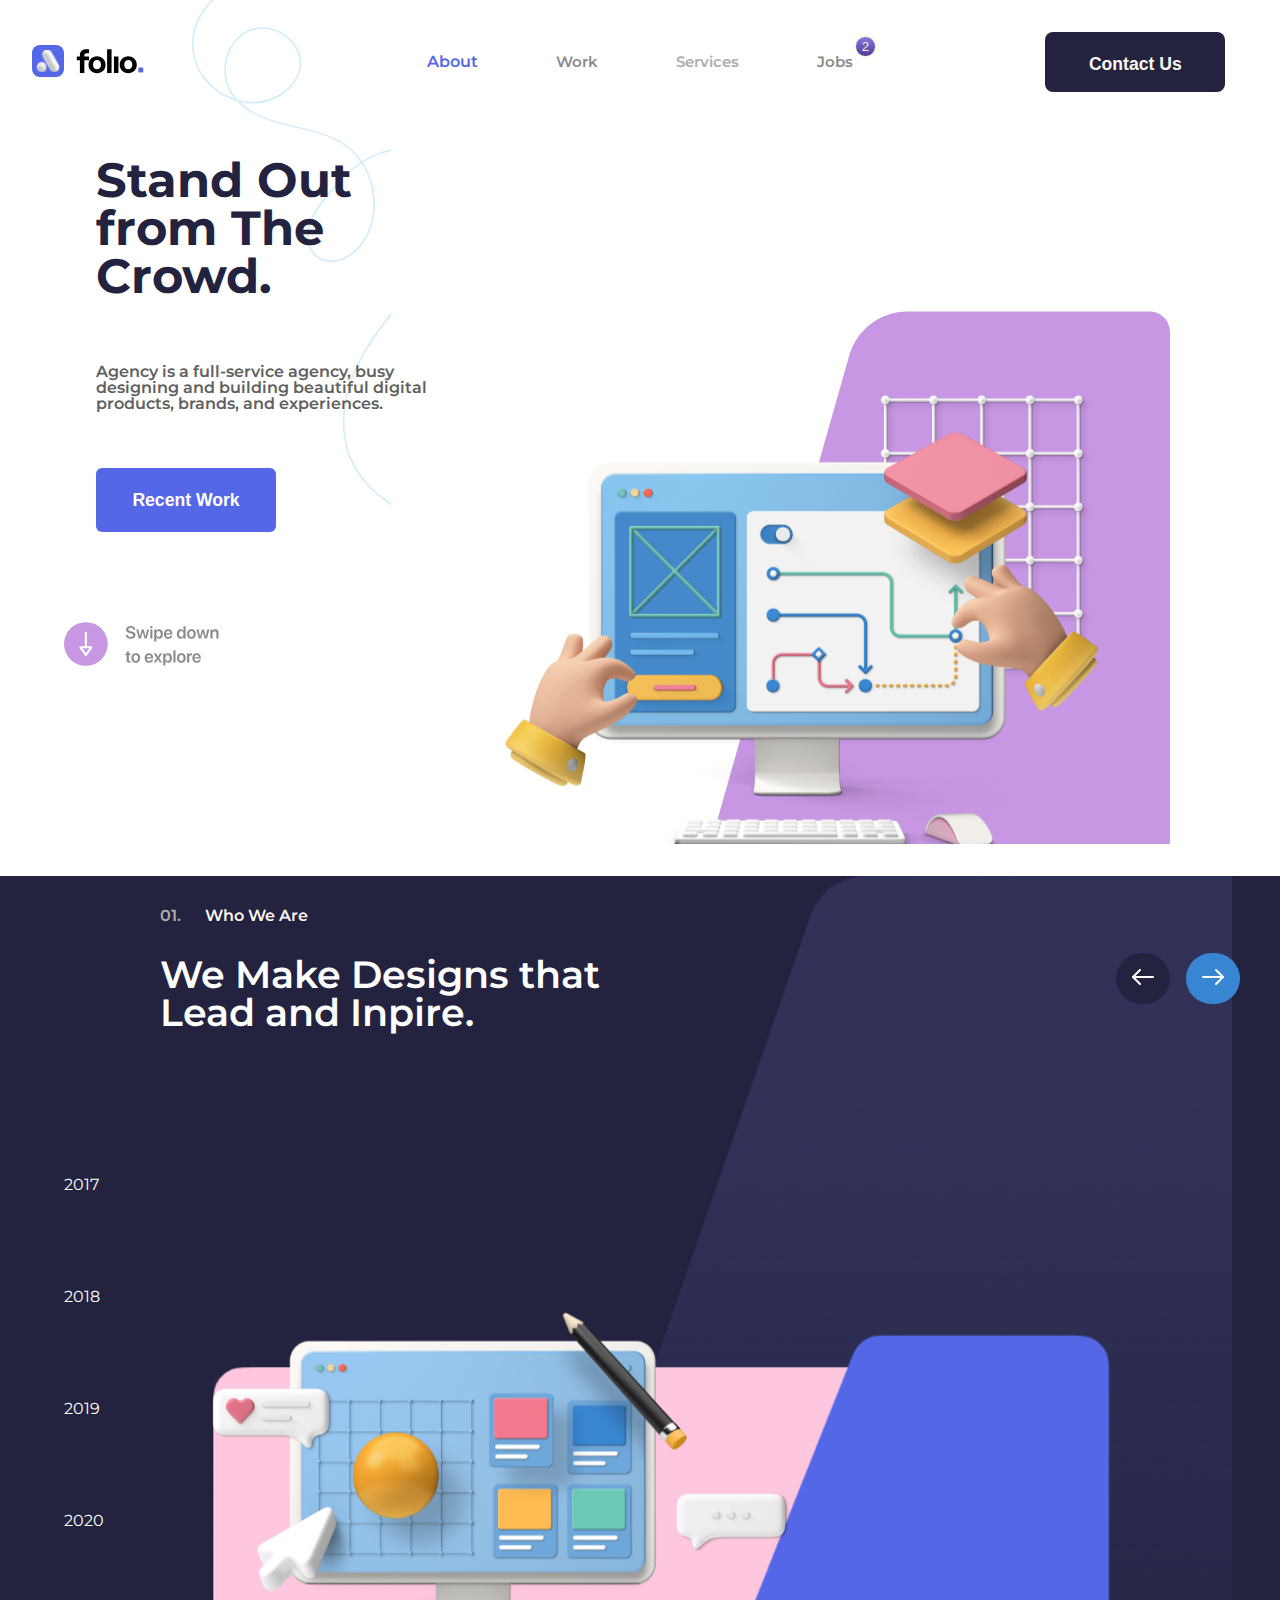
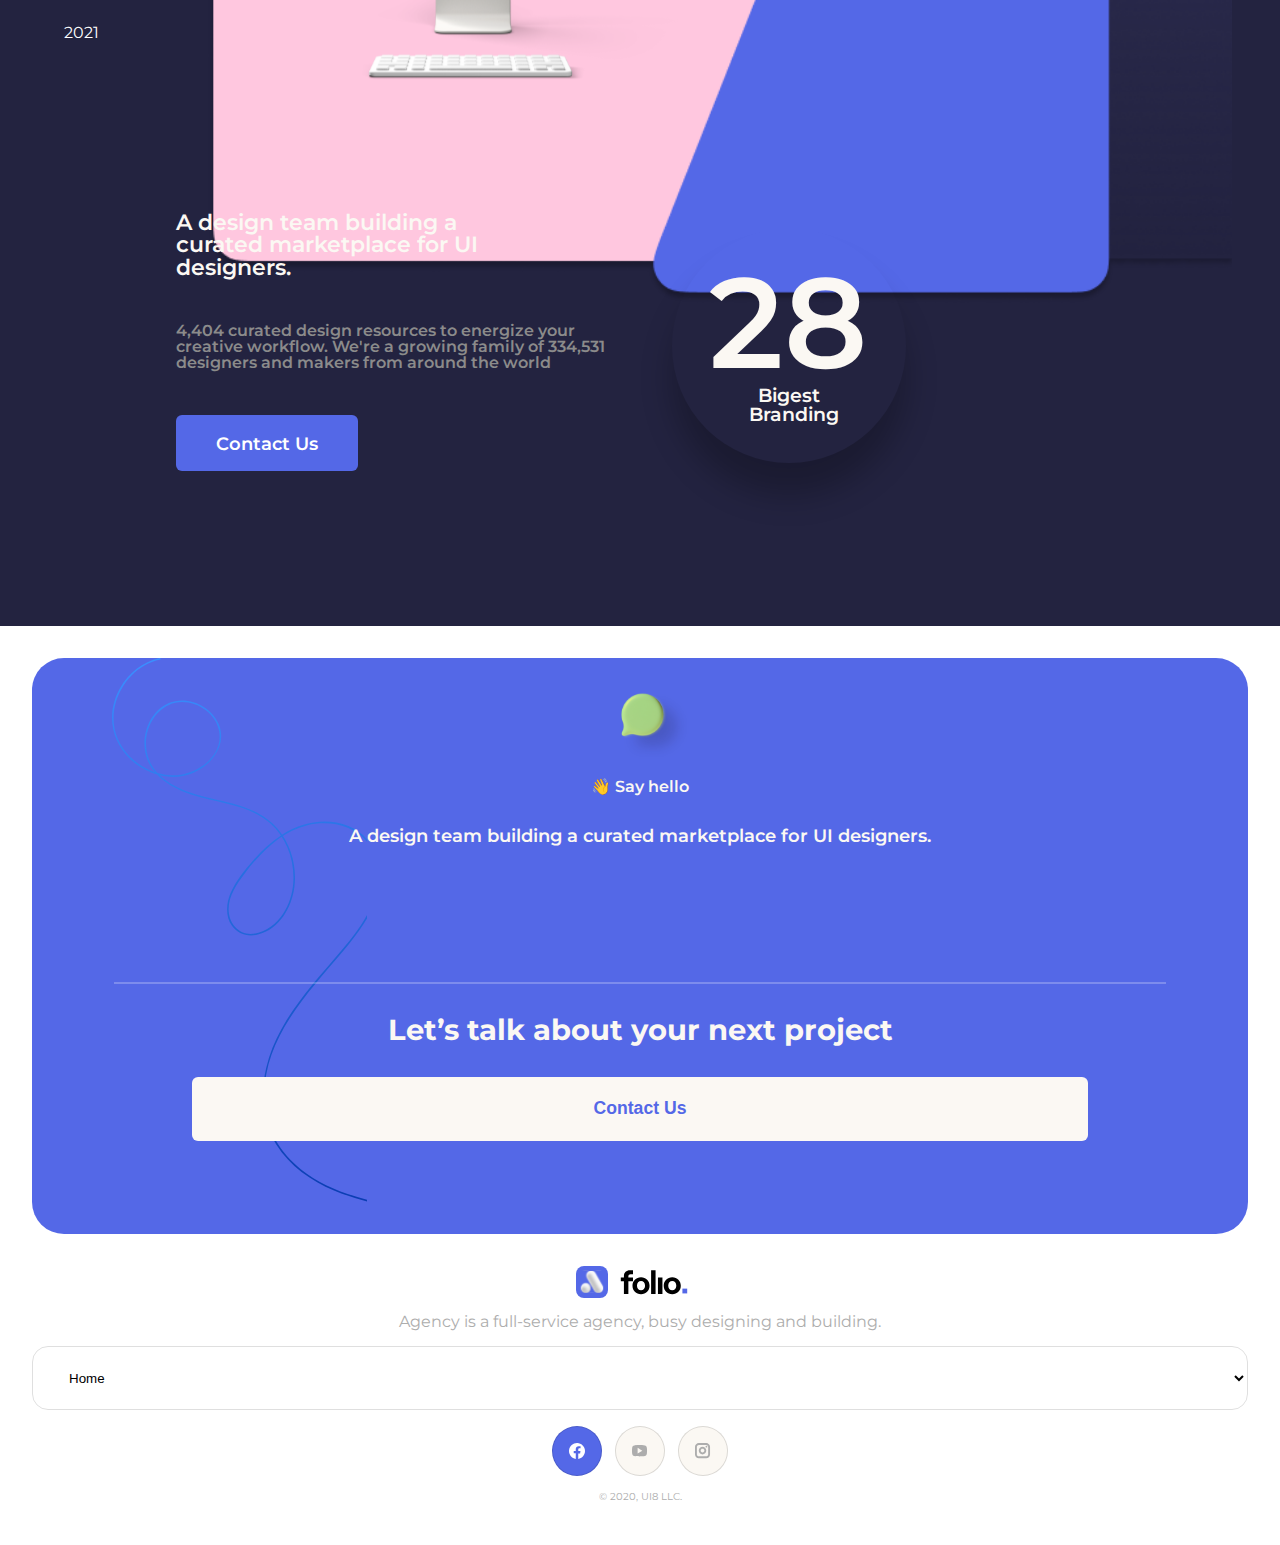
<file: index.html>
<!DOCTYPE html>
<html lang="en">
    <head>
        <meta charset="UTF-8">
        <meta http-equiv="X-UA-Compatible" content="IE=edge">
        <meta name="viewport" content="width=device-width, initial-scale=1.0">
        <link rel="stylesheet" href="./styles/reset.css">
        <link rel="preconnect" href="https://fonts.googleapis.com">
        <link rel="preconnect" href="https://fonts.gstatic.com" crossorigin>
        <link href="https://fonts.googleapis.com/css2?family=Montserrat:ital,wght@0,100;0,200;0,300;0,400;0,500;0,600;0,700;0,800;0,900;1,100;1,200;1,300;1,400;1,500;1,600;1,700;1,800;1,900&family=Roboto:ital,wght@0,100;0,300;0,400;0,500;0,700;0,900;1,100;1,300;1,400;1,500;1,700;1,900&display=swap" rel="stylesheet">
        <link rel="stylesheet" href="./styles/style.css">
        <title>Mobile-hero</title>
    </head>
    <body class="body-hero">
        <header class="header__main">
            <div class="header__container">
                <img src="./img/light-mode.svg" alt="logo" class="header__logo">
                <a href="mobile-menu.html"><img src="./img/burger-icon.svg" alt="
                side menu" class="header__side-menu"></a> 
            </div>
            <div class="header__container-tablet">
                <div class="logo__header">
                    <img src="./img/light-mode.svg" alt="logo">
                </div>
                <nav class="nav__menu">
                    <ul class="nav__menu-list">
                        <li class="nav__menu-item"página ativa>
                            <a href="" class="active-page">about</a>
                        </li>
                        <li class="nav__menu-item">
                            <a href="" class="another-page2">work</a>
                        </li>
                        <li class="nav__menu-item">
                            <a href="" class="another-page1">services</a>
                        </li>
                        <li class="nav__menu-item">
                            <a href="" class="another-page2">jobs<button class="another-page2-buttom">2</button></a>
                    </ul>
                </nav>
                <div class="buttom__menu">
                    <a href="#"><button class="buttom__menu-contact">Contact Us</button></a>
                </div>
            </div>
        </header>
        <main>
            <section class="container__hero">
                <h1 class="container__hero-title">Stand Out<br>
                from The<br> Crowd.</h1>
                <p class="container__hero-paragraph">Agency is a full-service agency, busy<br> designing and building beautiful digital<br> products, brands, and experiences.</p>
                <a href="#"><button class="container__hero-buttom buttom">Recent Work</button></a>
                <img class="container__hero-img" src="./img/scroll down button.svg" alt="">
            </section>
            <section class="container__about container__about-tablet ">
                <div class="container__about-div">
                    <p class="container__about-p">01.</p>
                    <p class="container__about-p-bold">Who We Are</p>
                </div>
                <h2 class="container__about-txt">We Make Designs that<br> Lead and Inpire.</h2>
                <div class="container__about-choice">
                    <a href="http://g1.com.net/" class="container__about-choice-side1"><button class="container__about-choice-img1"><img src="./img/arrow-down(2).svg" alt="./who-we-are.html"></button>
                    </a>
                    <a href="./who-we-are.html" class="container__about-choice-side2"><button class="container__about-choice-img2"><img src="./img/arrow-down(1).svg" alt=""></button>
                    </a>
                    <div class="container__about-choice-y">
                        <select class="container__about-choice-year">
                            <option><a href="http://g1.com.net/">2020</a></option>
                            <option><a href="http://g1.com.net/">2019</a></option>
                            <option><a href="http://g1.com.net/">2018</a></option>
                            <option><a href="http://g1.com.net/">2017</a></option>
                        </select>
                    </div>
                </div>
                <div class="container__about-bg-tablet">
                    <img class="container__about-bg-tablet-img" src="./img/Who We Arewhoweare.svg" alt="desctop image">
                    <section class="container__about-grup-tabet">
                        <ul class="container__about-grup-tabet-list">
                            <li class="about-grup-tabet-list">2017</li>
                            <li class="about-grup-tabet-list">2018</li>
                            <li class="about-grup-tabet-list">2019</li>
                            <li class="about-grup-tabet-list">2020</li>
                            <li class="about-grup-tabet-list">2021</li>
                        </ul>
                    </section>
                </div>
                <div class="container__about-bg "></div>
                <section class="container__about-grup">
                    <h2 class="container__about-grup-h2">A design team building a<br> curated marketplace for UI<br> designers.</h2>
                    <p class="container__about-grup-p">4,404 curated design resources to energize your<br> creative workflow. We're a growing family of 334,531<br> designers and makers from around the world</p>
                </section>
                <div id="container__about-buttom"><a href="#""><buttom class="container__about-buttom">Contact Us</buttom></a></div>
                <section class="container__about-circle">
                    <h2 class="container__about-circleh2">28</h2>
                    <p class="container__about-circlep">Bigest Branding</p>
                </section>
            </section>
        </main>
        <footer>
            <section class="footer__card">
                <div class="footer__card-line">
                    <img src="./img/SpeachBubble V2.svg" alt="Speach bubble" class="footer__card-img">
                    <p class="footer__card-hello">👋 Say hello</p>
                    <p class="footer__cardp">A design team building a curated marketplace for UI designers.</p>
                </div>
                <div class="footer__card-vl" ></div>
                <h2 class="footer__card-talk">Let’s talk about your next project</h2>
                <a href="#"><button class="footer__buttom">Contact Us</button></a>
            </section>
            <section class="footer__info">
                <img src="./img/light-mode.svg" alt="" class="footer__info-img">
                <p class="footer__infop">Agency is a full-service agency, busy designing and building.</p>
                <select class="footer__info-nav">
                            <option><a href="#">Home</a></option>
                            <option><a href="#">Work</a></option>
                            <option><a href="#">About</a></option>
                            <option><a href="#">Services</a></option>
                            <option><a href="#">Jobs</a></option>
                </select>
                <div class="footer_bubble-social">
                    <a href="" class="footer__bubble-social"></a>
                    <buttom class="footer__bubble-social-btm face-btm"><img src="./img/logo-face.svg" alt="" class="footer__btm-social"></buttom>
                    <a href="" class="footer__bubble-social"></a>
                    <buttom class="footer__bubble-social-btm"><img src="./img/logo-youtube.svg" alt="" class="footer__btm-social"></buttom>
                    <a href="" class="footer__bubble-social"></a>
                    <buttom class="footer__bubble-social-btm"><img src="./img/logo-instagram.svg" alt="" class="footer__btm-social"></buttom>
                </div>
                <p class="footer__copyright">© 2020, UI8 LLC.</p>
            </section>
            
        </footer>
    </body>
</html>
</file>
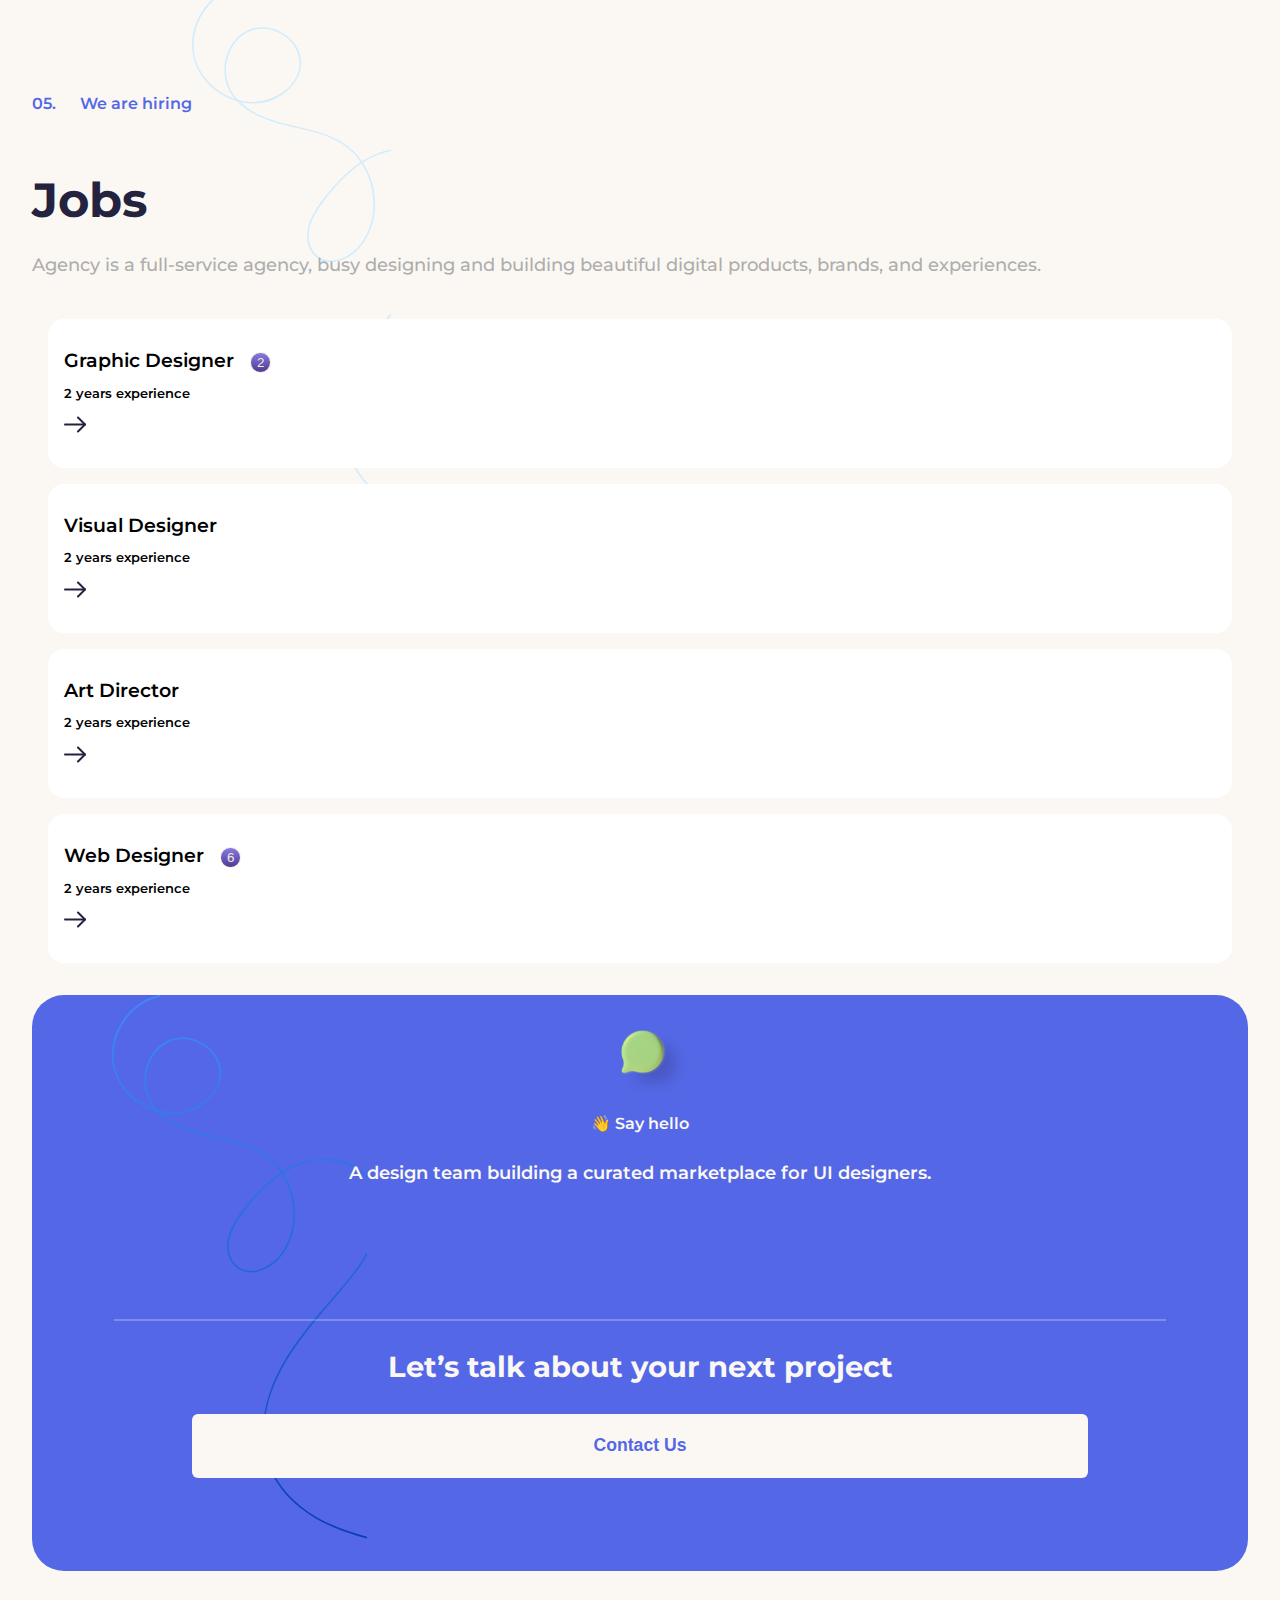
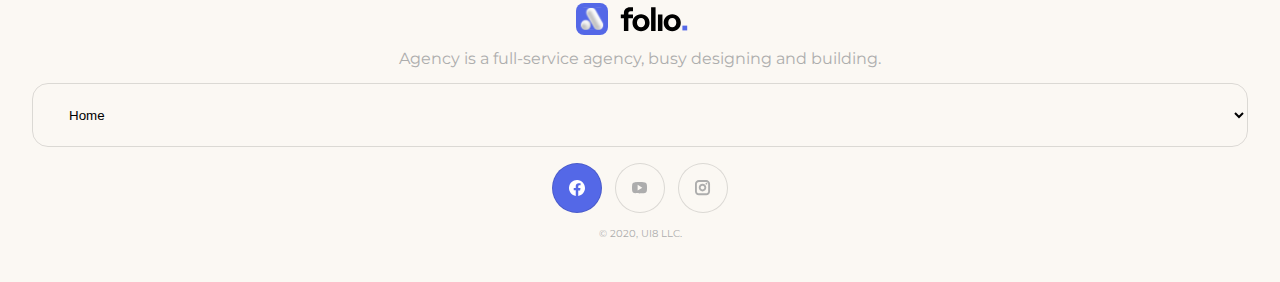
<file: job.html>
<!DOCTYPE html>
<html lang="en">
<head>
    <meta charset="UTF-8">
    <meta http-equiv="X-UA-Compatible" content="IE=edge">
    <meta name="viewport" content="width=device-width, initial-scale=1.0">
    <link rel="stylesheet" href="./styles/reset.css">
    <link rel="preconnect" href="https://fonts.googleapis.com">
    <link rel="preconnect" href="https://fonts.gstatic.com" crossorigin>
    <link href="https://fonts.googleapis.com/css2?family=Montserrat:ital,wght@0,100;0,200;0,300;0,400;0,500;0,600;0,700;0,800;0,900;1,100;1,200;1,300;1,400;1,500;1,600;1,700;1,800;1,900&family=Roboto:ital,wght@0,100;0,300;0,400;0,500;0,700;0,900;1,100;1,300;1,400;1,500;1,700;1,900&display=swap" rel="stylesheet">
    <link rel="stylesheet" href="./styles/job.css">
    <link rel="stylesheet" href="./styles/style.css">
    <title>Job</title>
</head>
<body class="body-job">
    <header class="header__main">
            <div class="header__container">
                <img src="./img/light-mode.svg" alt="logo" class="header__logo">
                <a href="./mobile-menu.html"><img src="./img/burger-icon.svg" alt="
                side menu" class="header__side-menu"></a> 
            </div>
    </header>
    <main>
        <section class="container__job">
            <div class="container__job-div">
                <p class="container__njob-p">05.</p>
                <p class="container__njob-p-bold">We are hiring</p>
            </div>
            <h1 class="container_job-title">Jobs</h1>
        <p class="container__work-paragraph">Agency is a full-service agency, busy designing and building beautiful digital products, brands, and experiences.</p>
        </section>
        <section class="container__job-folders">
            <section class="job-folders">
                <div class="job-folder">
                    <h2 class="job-folder-h2">Graphic Designer<button class="job-folder-h2-buttom">2</button></h2>
                    <p class="job-folder-p">2 years experience</p>
                    <a href="">
                        <buttom class="job-folder-buttom"><img src="./img/arrow-downdark.svg" alt="" class="job-folder-buttom-img"></buttom>
                    </a>
                </div>
            </section>
            <section class="job-folders">
                <div class="job-folder">
                    <h2 class="job-folder-h2">Visual Designer</h2>
                    <p class="job-folder-p">2 years experience</p>
                    <a href="">
                        <buttom class="job-folder-buttom"><img src="./img/arrow-downdark.svg" alt="" class="job-folder-buttom-img"></buttom>
                    </a>
                </div>
            </section>
            <section class="job-folders">
                <div class="job-folder">    
                    <h2 class="job-folder-h2">Art Director</h2>
                    <p class="job-folder-p">2 years experience</p>
                    <a href="">
                        <buttom class="job-folder-buttom"><img src="./img/arrow-downdark.svg" alt="" class="job-folder-buttom-img"></buttom>
                    </a>
                </div>
            </section>
            <section class="job-folders">
                <div class="job-folder">
                    <h2 class="job-folder-h2">Web Designer<button class="job-folder-h2-buttom">6</button></h2>
                    <p class="job-folder-p">2 years experience</p>
                    <a href="">
                        <buttom class="job-folder-buttom"><img src="./img/arrow-downdark.svg" alt="" class="job-folder-buttom-img"></buttom>
                    </a>
                </div>
            </section>
        </section>
    </main>
    <footer>
        <section class="footer__card">
            <div class="footer__card-line">
                <img src="./img/SpeachBubble V2.svg" alt="Speach bubble" class="footer__card-img">
                <p class="footer__card-hello">👋 Say hello</p>
                <p class="footer__cardp">A design team building a curated marketplace for UI designers.</p>
            </div>
            <div class="footer__card-vl" ></div>
            <h2 class="footer__card-talk">Let’s talk about your next project</h2>
            <a href="#"><button class="footer__buttom">Contact Us</button></a>
        </section>
        <section class="footer__info">
            <img src="./img/light-mode.svg" alt="" class="footer__info-img">
            <p class="footer__infop">Agency is a full-service agency, busy designing and building.</p>
            <select class="footer__info-nav">
                        <option><a href="#">Home</a></option>
                        <option><a href="#">Work</a></option>
                        <option><a href="#">About</a></option>
                        <option><a href="#">Services</a></option>
                        <option><a href="#">Jobs</a></option>
            </select>
            <div class="footer_bubble-social">
                <a href="" class="footer__bubble-social"></a>
                <buttom class="footer__bubble-social-btm face-btm"><img src="./img/logo-face.svg" alt="" class="footer__btm-social"></buttom>
                <a href="" class="footer__bubble-social"></a>
                <buttom class="footer__bubble-social-btm"><img src="./img/logo-youtube.svg" alt="" class="footer__btm-social"></buttom>
                <a href="" class="footer__bubble-social"></a>
                <buttom class="footer__bubble-social-btm"><img src="./img/logo-instagram.svg" alt="" class="footer__btm-social"></buttom>
            </div>
            <p class="footer__copyright">© 2020, UI8 LLC.</p>
        </section>
    </footer>
</body>
</html>
</file>
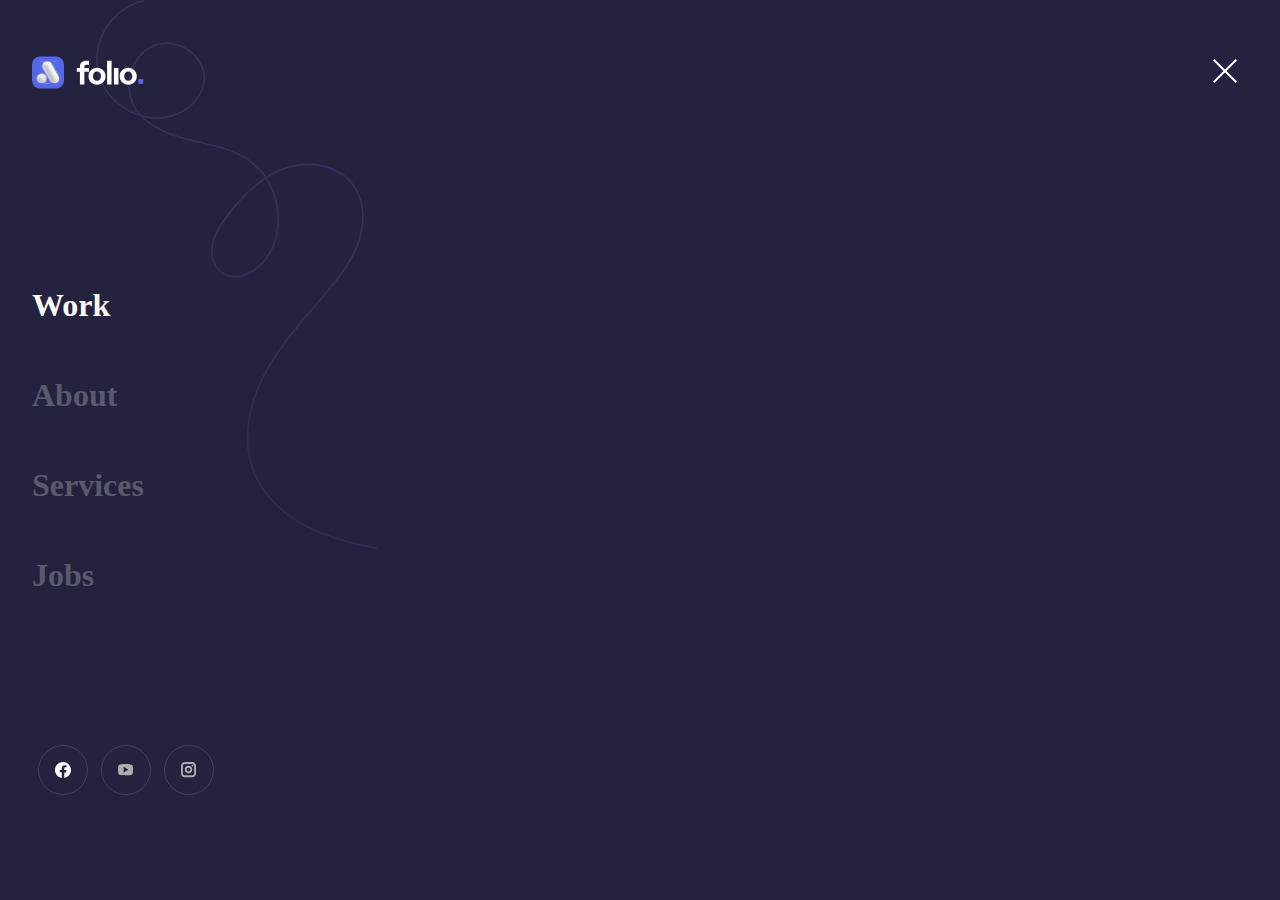
<file: mobile-menu.html>
<!DOCTYPE html>
<html lang="en">
<head>
    <meta charset="UTF-8">
    <meta http-equiv="X-UA-Compatible" content="IE=edge">
    <meta name="viewport" content="width=device-width, initial-scale=1.0">
    <link rel="stylesheet" href="./styles/reset.css">
    <link rel="preconnect" href="https://fonts.googleapis.com">
    <link rel="preconnect" href="https://fonts.gstatic.com" crossorigin>
    <link href="https://fonts.googleapis.com/css2?family=Montserrat:ital,wght@0,100;0,200;0,300;0,400;0,500;0,600;0,700;0,800;0,900;1,100;1,200;1,300;1,400;1,500;1,600;1,700;1,800;1,900&family=Roboto:ital,wght@0,100;0,300;0,400;0,500;0,700;0,900;1,100;1,300;1,400;1,500;1,700;1,900&display=swap" rel="stylesheet">
    <!--<link rel="stylesheet" href="./styles/style.css">--->
    <link rel="stylesheet" href="./styles/mobile-menu.css">
    <title>Mobile-menu</title>
</head>
<body class="body-mobile-menu">
    <header class="container-mobile-menu">
        <img src="./img/light-modelogo-wite.svg" alt="Logo">
        <a href="index.html"><img src="./img/burger-icon-x.svg" alt="X-buttom"></a>
    </header>
    <main class="mobile__menu-menu">
        <a href="./work.html" class="mobile__menu-item-menu">Work</a>
        <a href="./who-we-are.html" class="mobile__menu-item-menu2">About</a>
        <a href="./service.html" class="mobile__menu-item-menu2">Services</a>
        <a href="./job.html" class="mobile__menu-item-menu2">Jobs</a>
    </main>
    <section class="footer_bubble-social">
        <a href="" class="footer__bubble-social"></a>
        <buttom class="footer__bubble-social-btm face-btm"><img src="./img/logo-face.svg" alt="" class="footer__btm-social"></buttom>
        <a href="http://g1.com.net/" class="footer__bubble-social"></a>
        <buttom class="footer__bubble-social-btm"><img src="./img/logo-youtube.svg" alt="" class="footer__btm-social"></buttom>
        <a href="http://g1.com.net/" class="footer__bubble-social"></a>
        <buttom class="footer__bubble-social-btm"><img src="./img/logo-instagram.svg" alt="" class="footer__btm-social"></buttom>
    </section>
    
</body>
</html>
</file>
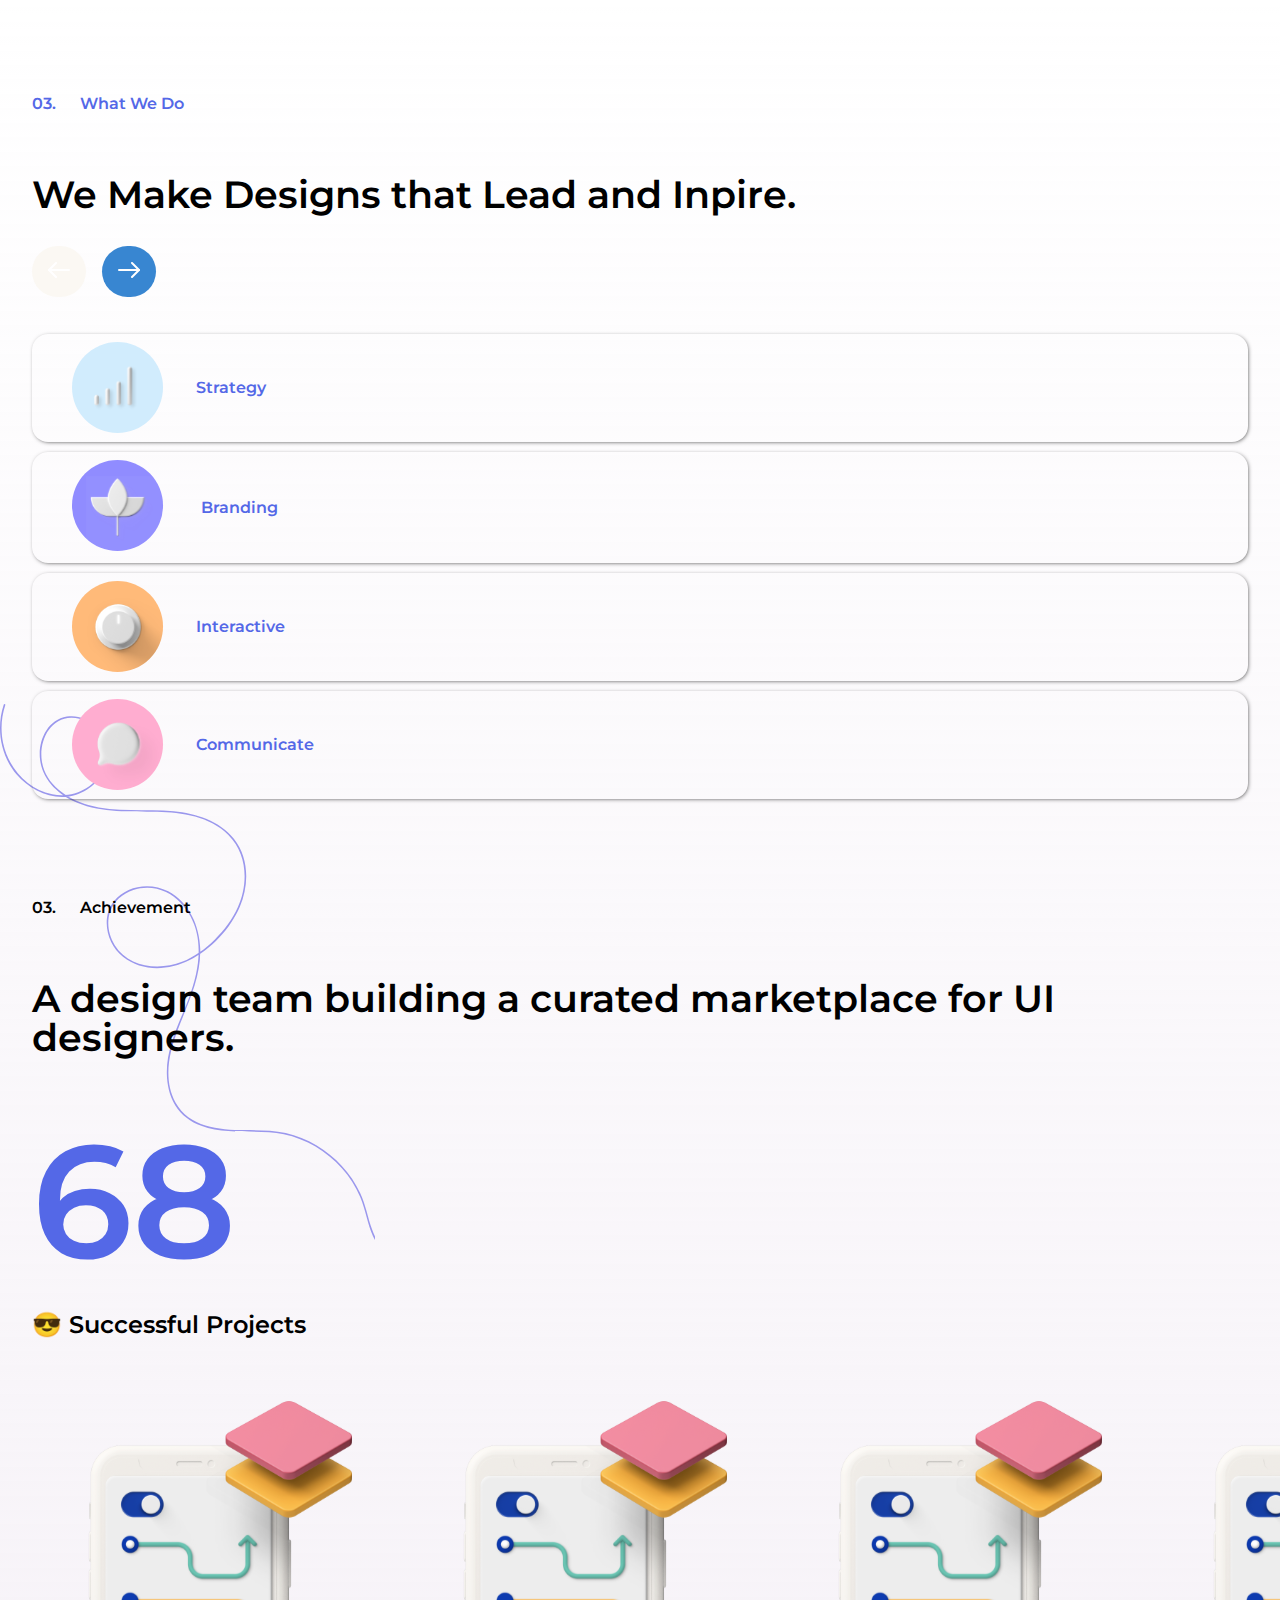
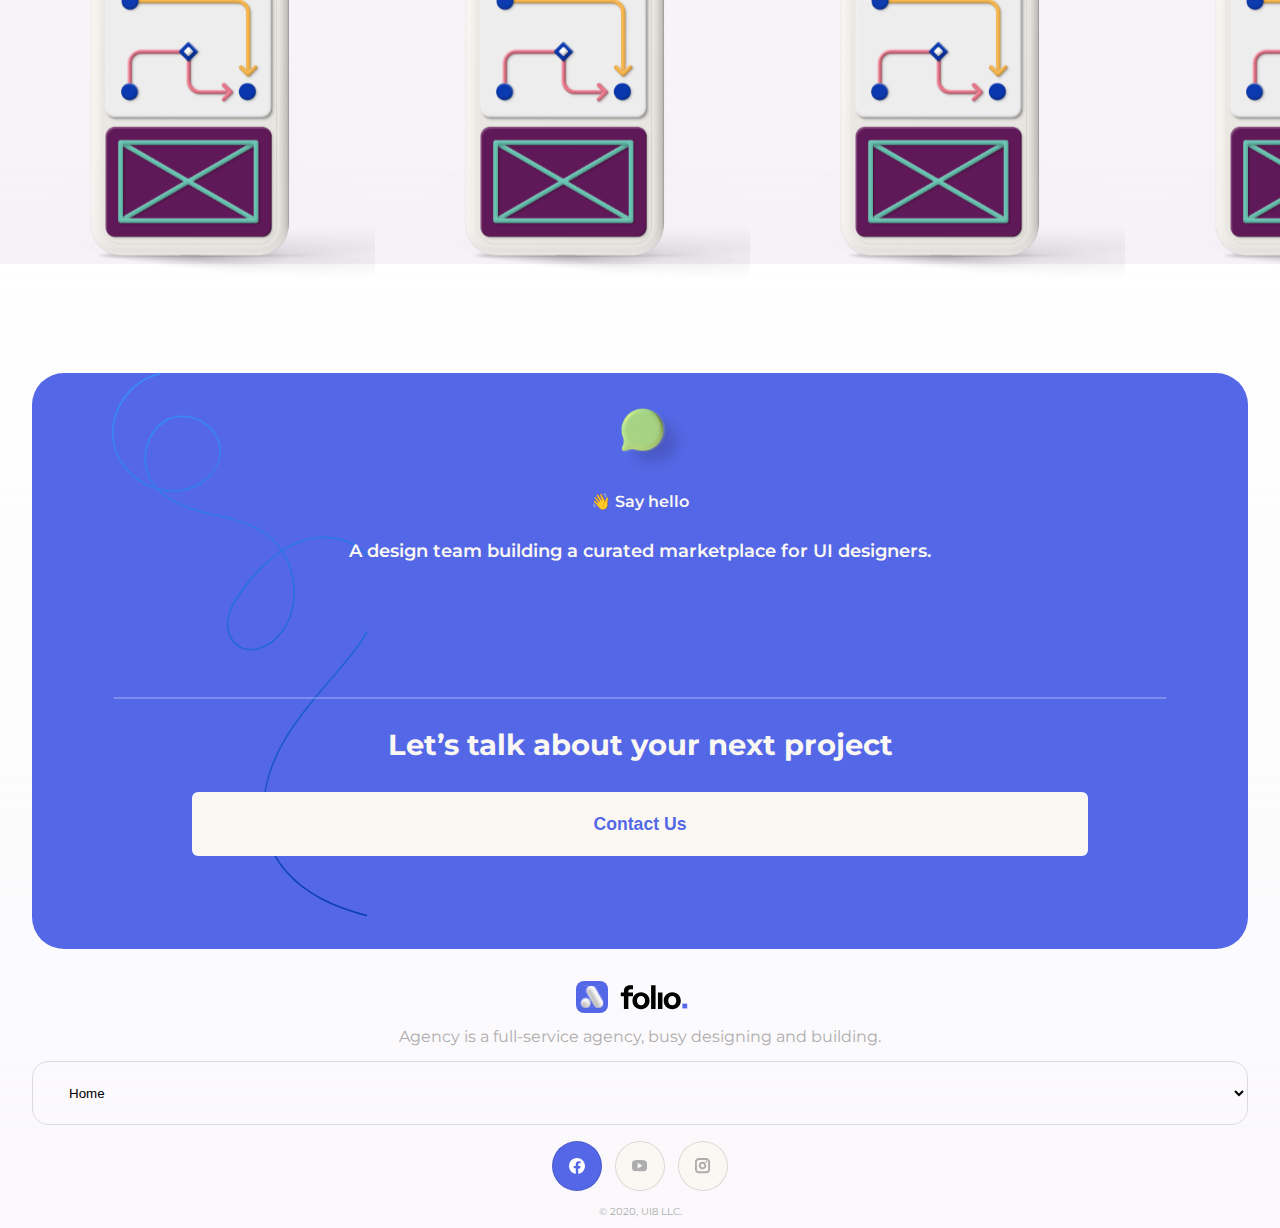
<file: service.html>
<!DOCTYPE html>
<html lang="en">
    <head>
        <meta charset="UTF-8">
        <meta http-equiv="X-UA-Compatible" content="IE=edge">
        <meta name="viewport" content="width=device-width, initial-scale=1.0">
        <link rel="stylesheet" href="./styles/reset.css">
        <link rel="preconnect" href="https://fonts.googleapis.com">
        <link rel="preconnect" href="https://fonts.gstatic.com" crossorigin>
        <link href="https://fonts.googleapis.com/css2?family=Montserrat:ital,wght@0,100;0,200;0,300;0,400;0,500;0,600;0,700;0,800;0,900;1,100;1,200;1,300;1,400;1,500;1,600;1,700;1,800;1,900&family=Roboto:ital,wght@0,100;0,300;0,400;0,500;0,700;0,900;1,100;1,300;1,400;1,500;1,700;1,900&display=swap" rel="stylesheet">
        <link rel="stylesheet" href="./styles/style.css">
        <link rel="stylesheet" href="./styles/service.css">
        <title>Service</title>
    </head>
    <body class="body-service">
        <header class="header__main">
            <div class="header__container">
                <img src="./img/light-mode.svg" alt="logo" class="header__logo">
                <a href="./mobile-menu.html"><img src="./img/burger-icon.svg" alt="
                side menu" class="header__side-menu"></a> 
            </div>
        </header>
        <main class="service-main">
            <section class="container__service">
                <div class="container__service-div">
                    <p class="container__service-p">03.</p>
                    <p class="container__service-p-bold">What We Do</p>
                </div>
                <h2 class="container__service-txt">We Make Designs that Lead and Inpire.</h2>
                <div class="container__service-choice">
                    <a href="./who-we-are.html" class="container__service-choice-side1"><button class="container__service-choice-img1"><img src="./img/arrow-down(2).svg" alt=""></button>
                    </a>
                    <a href="./work.html" class="container__service-choice-side2"><button class="container__service-choice-img2"><img src="./img/arrow-down(1).svg" alt=""></button>
                    </a>
                </div>
            </section>
            <section class="container__service-cards">
                <div class="service-card"><img src="./img/iconStratregy.svg" alt="Stratregy">
                    <p class="service-card-txt">Strategy</p></div>
                <div class="service-card"><img src="./img/iconbrain.svg" alt="Branding">
                    <p class="service-card-txt">Branding</div>
                <div class="service-card"><img src="./img/iconinteractive.svg" alt="Interactive">
                    <p class="service-card-txt">Interactive</div>
                <div class="service-card"><img src="./img/comunicate.svg" alt="Communicate">
                    <p class="service-card-txt">Communicate</div>
            </section>
            <section class="container__service">
                <div class="container__service-div">
                    <p class="container__service-p2">03.</p>
                    <p class="container__service-p-bold2">Achievement</p>
                </div>
                <h2 class="container__service-txt2">A design team building a curated marketplace for UI designers.</h2>
                <p class="container__service-n">68</p>
                <p class="container__service-txt-emote">😎    Successful Projects</p>
            </section>
            <section class="container__service-bg"></section>
        </main>
        <footer>
            <section class="footer__card">
                <div class="footer__card-line">
                    <img src="./img/SpeachBubble V2.svg" alt="Speach bubble" class="footer__card-img">
                    <p class="footer__card-hello">👋 Say hello</p>
                    <p class="footer__cardp">A design team building a curated marketplace for UI designers.</p>
                </div>
                <div class="footer__card-vl" ></div>
                <h2 class="footer__card-talk">Let’s talk about your next project</h2>
                <a href="#"><button class="footer__buttom">Contact Us</button></a>
            </section>
            <section class="footer__info">
                <img src="./img/light-mode.svg" alt="" class="footer__info-img">
                <p class="footer__infop">Agency is a full-service agency, busy designing and building.</p>
                <select class="footer__info-nav">
                            <option><a href="#">Home</a></option>
                            <option><a href="#">Work</a></option>
                            <option><a href="#">About</a></option>
                            <option><a href="#">Services</a></option>
                            <option><a href="#">Jobs</a></option>
                </select>
                <div class="footer_bubble-social">
                    <a href="" class="footer__bubble-social"></a>
                    <buttom class="footer__bubble-social-btm face-btm"><img src="./img/logo-face.svg" alt="" class="footer__btm-social"></buttom>
                    <a href="" class="footer__bubble-social"></a>
                    <buttom class="footer__bubble-social-btm"><img src="./img/logo-youtube.svg" alt="" class="footer__btm-social"></buttom>
                    <a href="" class="footer__bubble-social"></a>
                    <buttom class="footer__bubble-social-btm"><img src="./img/logo-instagram.svg" alt="" class="footer__btm-social"></buttom>
                </div>
                <p class="footer__copyright">© 2020, UI8 LLC.</p>
            </section>
            
        </footer>
    </body>
</html>
</file>
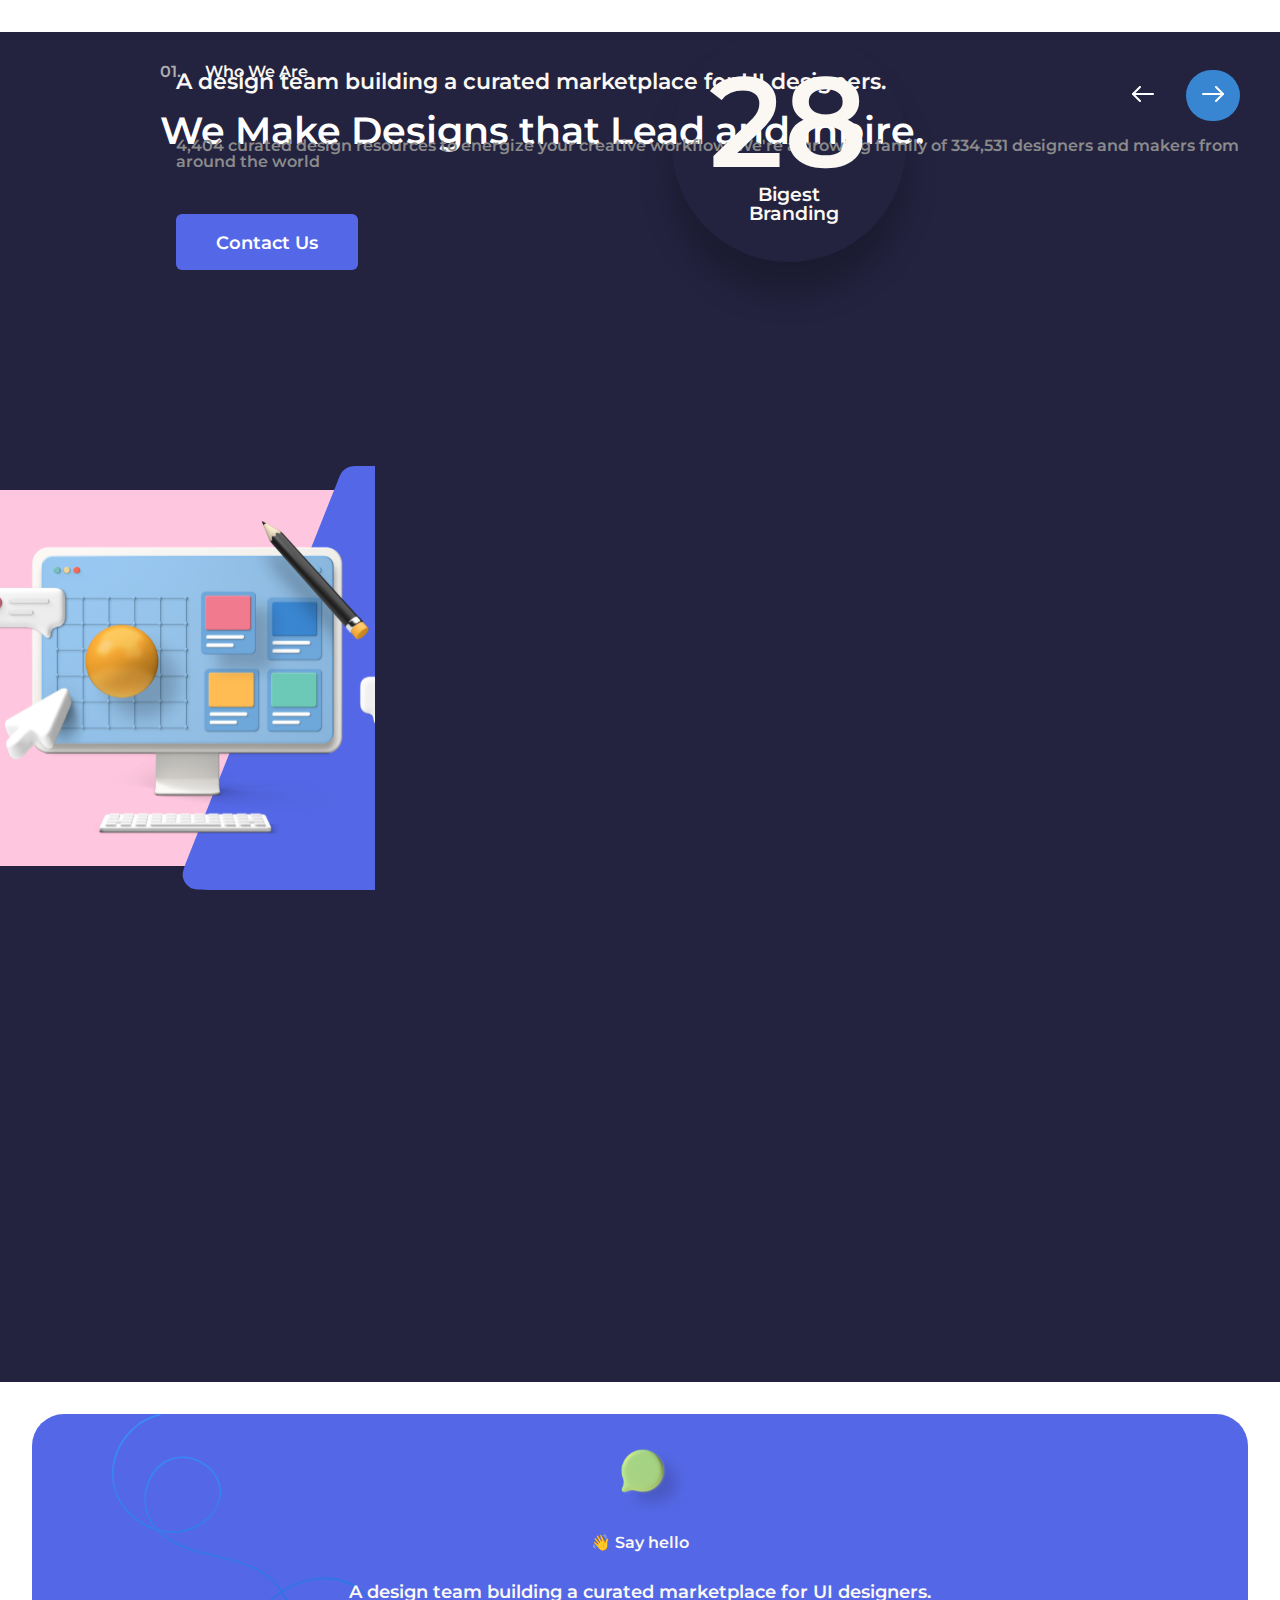
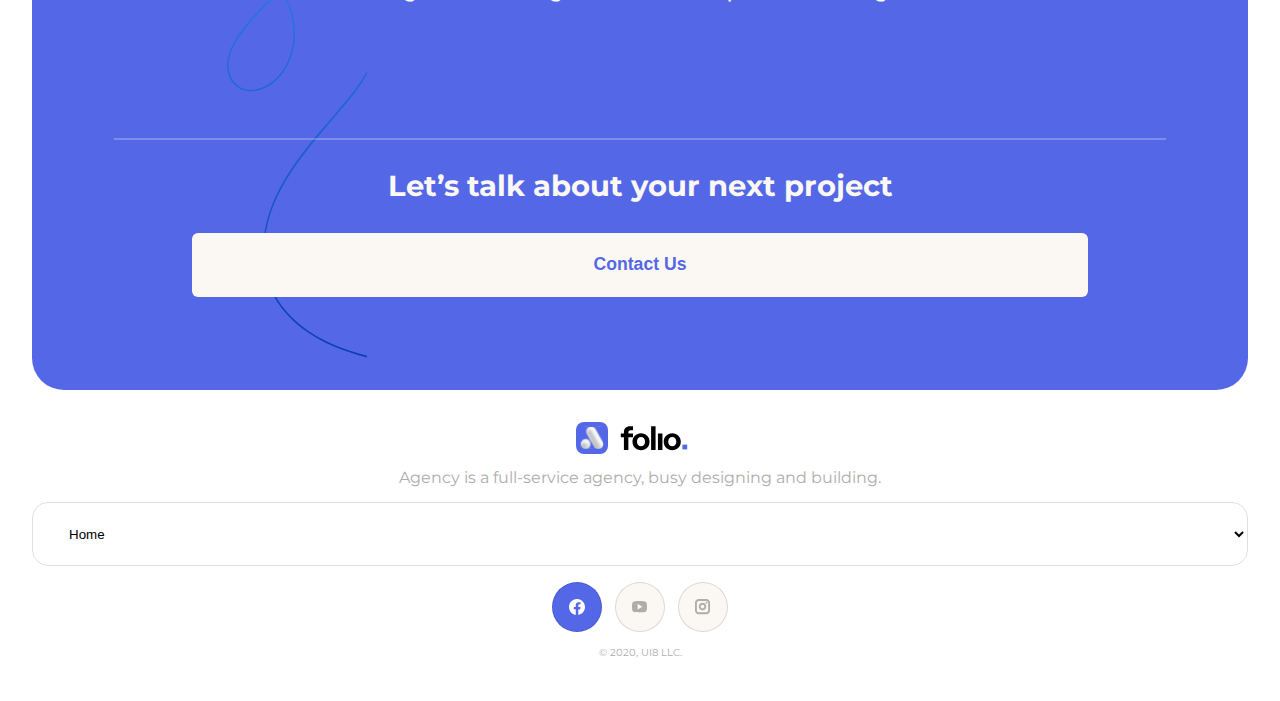
<file: who-we-are.html>
<!DOCTYPE html>
<html lang="en">
    <head>
        <meta charset="UTF-8">
        <meta http-equiv="X-UA-Compatible" content="IE=edge">
        <meta name="viewport" content="width=device-width, initial-scale=1.0">
        <link rel="stylesheet" href="./styles/reset.css">
        <link rel="preconnect" href="https://fonts.googleapis.com">
        <link rel="preconnect" href="https://fonts.gstatic.com" crossorigin>
        <link href="https://fonts.googleapis.com/css2?family=Montserrat:ital,wght@0,100;0,200;0,300;0,400;0,500;0,600;0,700;0,800;0,900;1,100;1,200;1,300;1,400;1,500;1,600;1,700;1,800;1,900&family=Roboto:ital,wght@0,100;0,300;0,400;0,500;0,700;0,900;1,100;1,300;1,400;1,500;1,700;1,900&display=swap" rel="stylesheet">
        <link rel="stylesheet" href="./styles/style.css">
        <title>Who we are</title>
    </head>
    <body class="body-service">
        <header class="header__main">
            <div class="header__container">
                <img src="./img/light-mode.svg" alt="logo" class="header__logo">
                <a href="./mobile-menu.html"><img src="./img/burger-icon.svg" alt="
                side menu" class="header__side-menu"></a> 
            </div>
        </header>
        <main>
            <section class="container__about">
                <div class="container__about-div">
                    <p class="container__about-p">01.</p>
                    <p class="container__about-p-bold">Who We Are</p>
                </div>
                <h2 class="container__about-txt">We Make Designs that Lead and Inpire.</h2>
                <div class="container__about-choice">
                    <a href="./index.html" class="container__about-choice-side1"><button class="container__about-choice-img1"><img src="./img/arrow-down(2).svg" alt=""></button>
                    </a>
                    <a href="./service.html" class="container__about-choice-side2"><button class="container__about-choice-img2"><img src="./img/arrow-down(1).svg" alt=""></button>
                    </a>
                    <div>
                        <select class="container__about-choice-year">
                            <option><a href="#">2020</a></option>
                            <option><a href="#">2019</a></option>
                            <option><a href="#">2018</a></option>
                            <option><a href="#">2017</a></option>
                        </select>
                    </div>
                </div>
                <div class="container__about-bg"></div>
                <section class="container__about-grup">
                    <h2 class="container__about-grup-h2">A design team building a curated marketplace for UI designers.</h2>
                    <p class="container__about-grup-p">4,404 curated design resources to energize your creative workflow. We're a growing family of 334,531 designers and makers from around the world</p>
                </section>
                <div id="container__about-buttom"><a href="#""><buttom class="container__about-buttom">Contact Us</buttom></a></div>
                <section class="container__about-circle">
                    <h2 class="container__about-circleh2">28</h2>
                    <p class="container__about-circlep">Bigest Branding</p>
                </section>
            </section>
        </main>
        <footer>
            <section class="footer__card">
                <div class="footer__card-line">
                    <img src="./img/SpeachBubble V2.svg" alt="Speach bubble" class="footer__card-img">
                    <p class="footer__card-hello">👋 Say hello</p>
                    <p class="footer__cardp">A design team building a curated marketplace for UI designers.</p>
                </div>
                <div class="footer__card-vl" ></div>
                <h2 class="footer__card-talk">Let’s talk about your next project</h2>
                <a href="#"><button class="footer__buttom">Contact Us</button></a>
            </section>
            <section class="footer__info">
                <img src="./img/light-mode.svg" alt="" class="footer__info-img">
                <p class="footer__infop">Agency is a full-service agency, busy designing and building.</p>
                <select class="footer__info-nav">
                            <option><a href="#">Home</a></option>
                            <option><a href="#">Work</a></option>
                            <option><a href="#">About</a></option>
                            <option><a href="#">Services</a></option>
                            <option><a href="#">Jobs</a></option>
                </select>
                <div class="footer_bubble-social">
                    <a href="" class="footer__bubble-social"></a>
                    <buttom class="footer__bubble-social-btm face-btm"><img src="./img/logo-face.svg" alt="" class="footer__btm-social"></buttom>
                    <a href="" class="footer__bubble-social"></a>
                    <buttom class="footer__bubble-social-btm"><img src="./img/logo-youtube.svg" alt="" class="footer__btm-social"></buttom>
                    <a href="" class="footer__bubble-social"></a>
                    <buttom class="footer__bubble-social-btm"><img src="./img/logo-instagram.svg" alt="" class="footer__btm-social"></buttom>
                </div>
                <p class="footer__copyright">© 2020, UI8 LLC.</p>
            </section>
            
        </footer>
    </body>
</html>
</file>
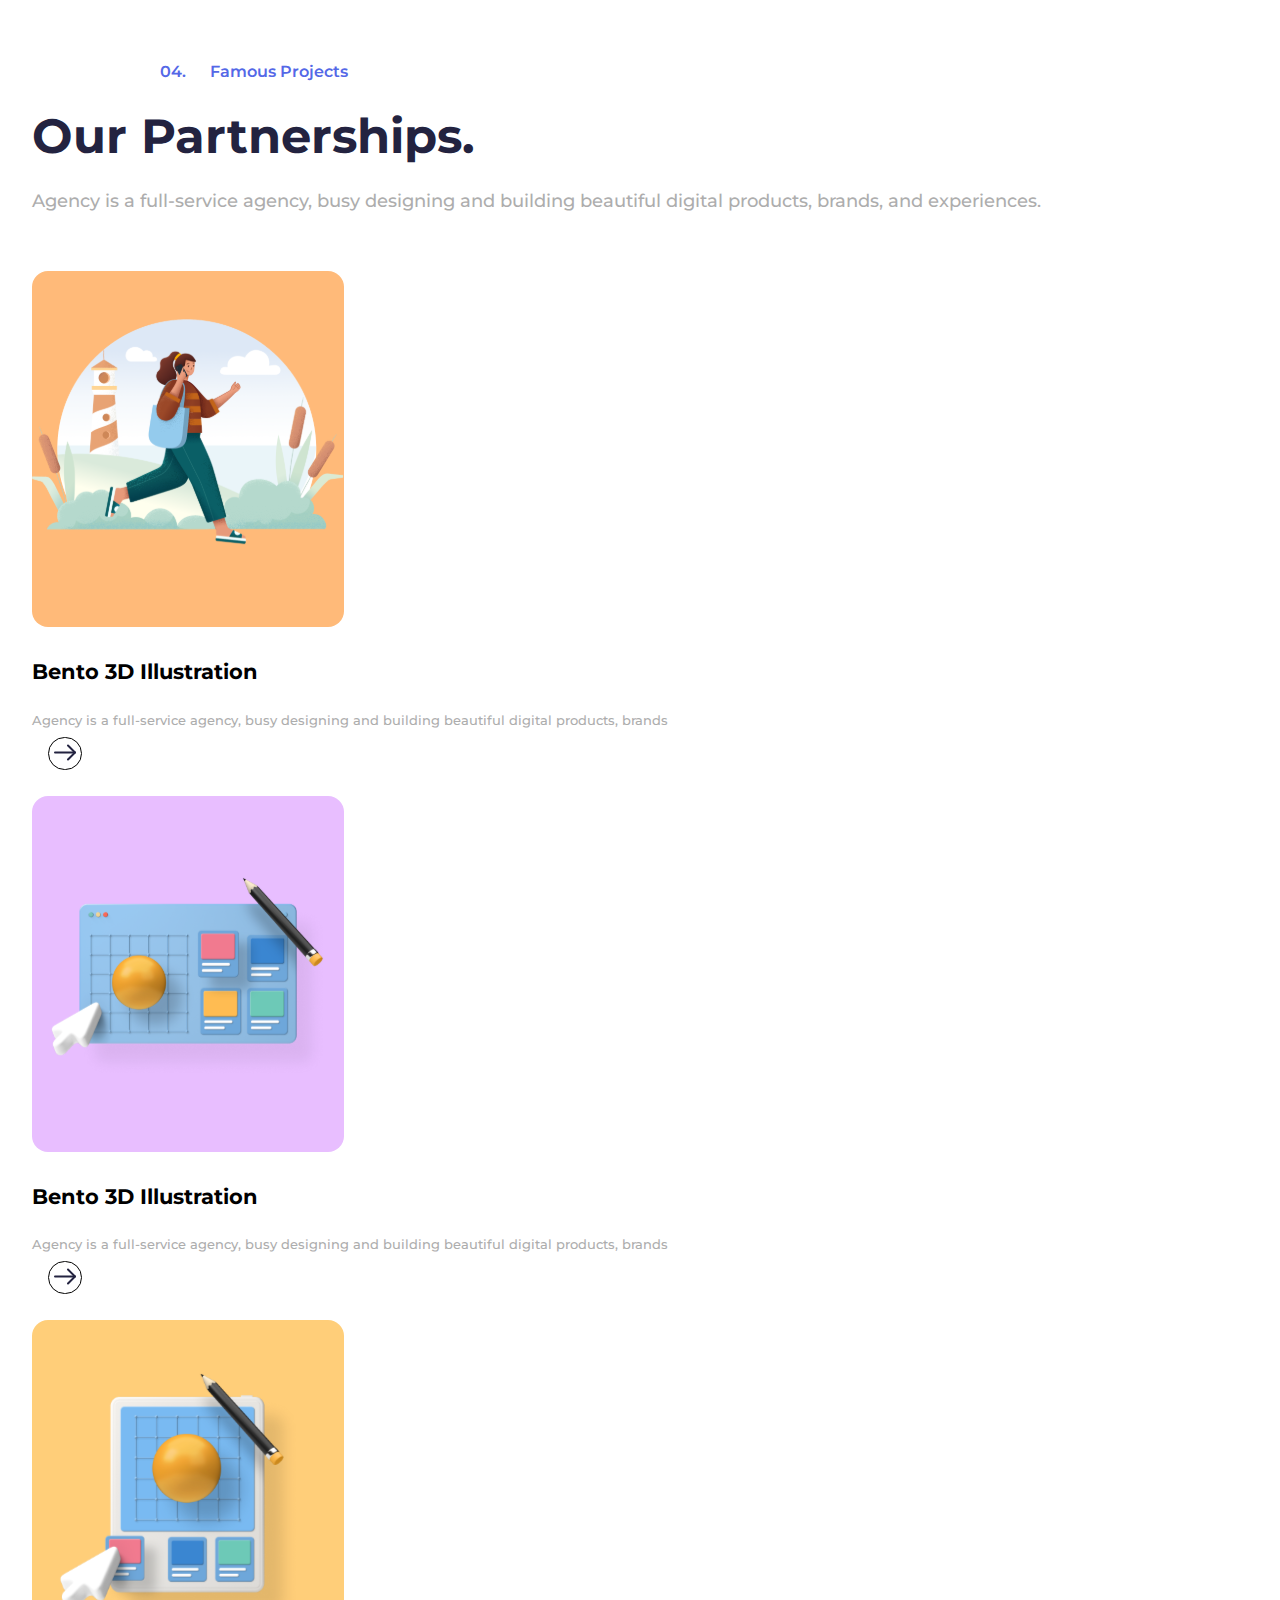
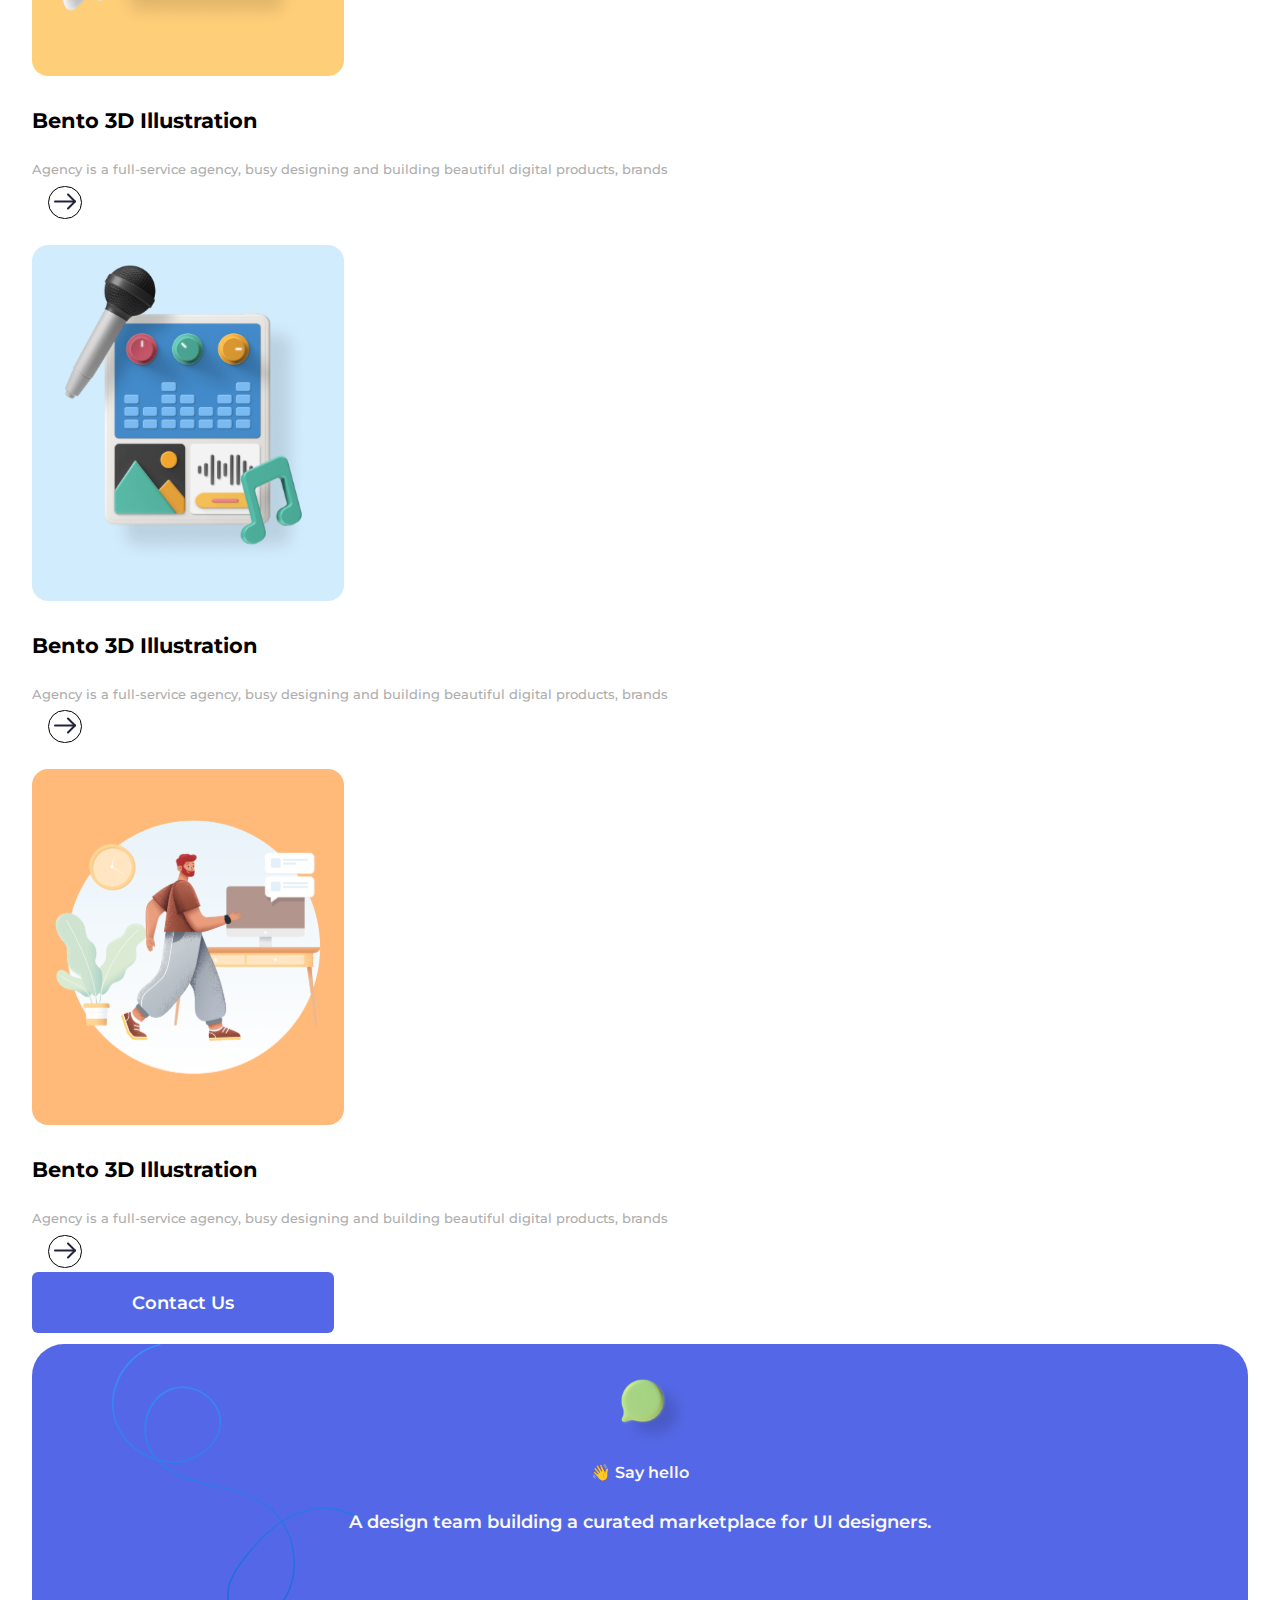
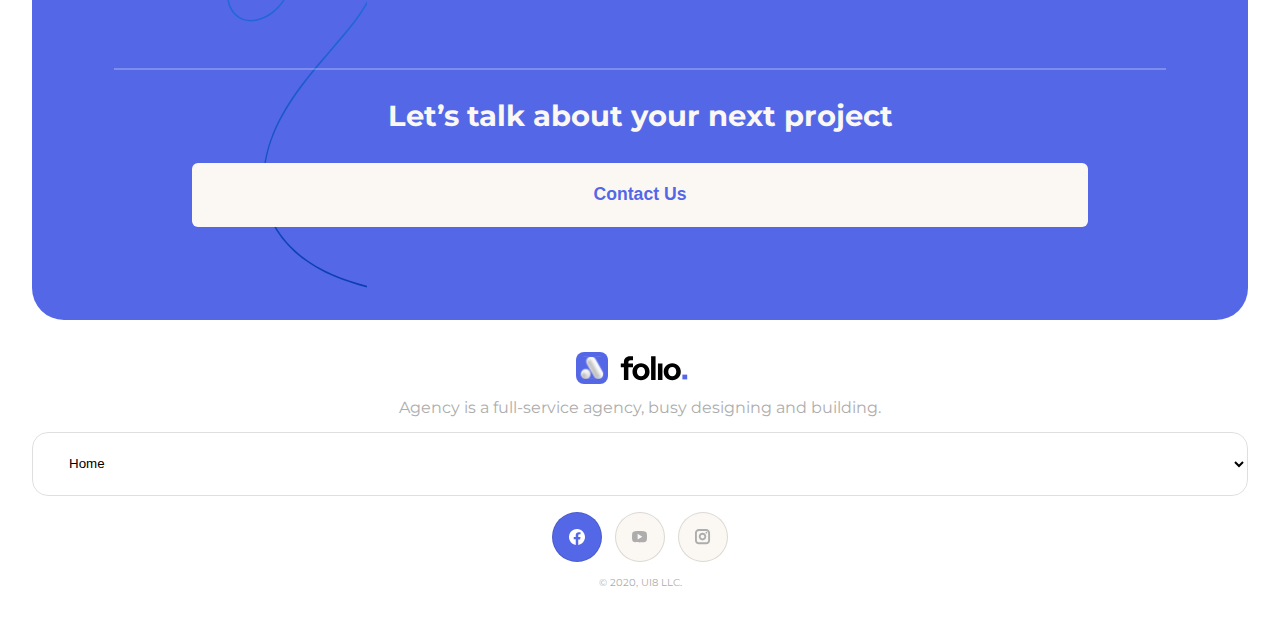
<file: work.html>
<!DOCTYPE html>
<html lang="en">
    <head>
        <meta charset="UTF-8">
        <meta http-equiv="X-UA-Compatible" content="IE=edge">
        <meta name="viewport" content="width=device-width, initial-scale=1.0">
        <link rel="stylesheet" href="./styles/reset.css">
        <link rel="preconnect" href="https://fonts.googleapis.com">
        <link rel="preconnect" href="https://fonts.gstatic.com" crossorigin>
        <link href="https://fonts.googleapis.com/css2?family=Montserrat:ital,wght@0,100;0,200;0,300;0,400;0,500;0,600;0,700;0,800;0,900;1,100;1,200;1,300;1,400;1,500;1,600;1,700;1,800;1,900&family=Roboto:ital,wght@0,100;0,300;0,400;0,500;0,700;0,900;1,100;1,300;1,400;1,500;1,700;1,900&display=swap" rel="stylesheet">
        <link rel="stylesheet" href="./styles/work.css">
        <link rel="stylesheet" href="./styles/style.css">
        <title>Work</title>
    </head>
    <body class="body-work">
        <header class="header__main">
            <div class="header__container">
                <img src="./img/light-mode.svg" alt="logo" class="header__logo">
                <a href="./mobile-menu.html"><img src="./img/burger-icon.svg" alt="
                    side menu" class="header__side-menu"></a> 
                </div>
        </header>
            <main>
                <section class="container__work">
                    <div class="container__about-div">
                        <p class="container__nwork-p">04.</p>
                        <p class="container__nwork-p-bold">Famous Projects</p>
                    </div>
                    <h1 class="container__hero-title">Our Partnerships.</h1>
                <p class="container__work-paragraph">Agency is a full-service agency, busy designing and building beautiful digital products, brands, and experiences.</p>
                </section>
                <section class="container__work-list">
                    <div class="work-list">
                        <img class="wl-img1" src="./img/imgbento.svg" alt="">
                        <h2 class="wl-h2">Bento 3D Illustration</h2>
                        <p class="wl-p">Agency is a full-service agency, busy designing and building beautiful digital products, brands</p>
                        <a href="">
                            <buttom class="wl-buttom"><img src="./img/arrow-downdark.svg" alt=""></buttom>
                        </a>
                    </div>
                    <div class="work-list">
                        <img class="wl-img2" src="./img/imgbento2.svg" alt="">
                        <h2 class="wl-h2">Bento 3D Illustration</h2>
                        <p class="wl-p">Agency is a full-service agency, busy designing and building beautiful digital products, brands</p>
                        <a href="">
                            <buttom class="wl-buttom"><img src="./img/arrow-downdark.svg" alt=""></buttom>
                        </a>
                    </div>
                    <div class="work-list">
                        <img class="wl-img3" src="./img/imgbento3.svg" alt="">
                        <h2 class="wl-h2">Bento 3D Illustration</h2>
                        <p class="wl-p">Agency is a full-service agency, busy designing and building beautiful digital products, brands</p>
                        <a href="">
                            <buttom class="wl-buttom"><img src="./img/arrow-downdark.svg" alt=""></buttom>
                        </a>
                    </div>
                    <div class="work-list">
                        <img class="wl-img4" src="./img/imgbento4.svg" alt="">
                        <h2 class="wl-h2">Bento 3D Illustration</h2>
                        <p class="wl-p">Agency is a full-service agency, busy designing and building beautiful digital products, brands</p>
                        <a href="">
                            <buttom class="wl-buttom"><img src="./img/arrow-downdark.svg" alt=""></buttom>
                        </a>
                    </div>
                    <div class="work-list">
                        <img class="wl-img5" src="./img/imgbento5.svg" alt="">
                        <h2 class="wl-h2">Bento 3D Illustration</h2>
                        <p class="wl-p">Agency is a full-service agency, busy designing and building beautiful digital products, brands</p>
                        <a href="">
                            <buttom class="wl-buttom"><img src="./img/arrow-downdark.svg" alt=""></buttom>
                        </a>
                    </div>
                </section>
                <div class="buttom-service">
                    <a href="#">
                        <buttom class="buttom-service-btm">Contact Us</buttom>
                    </a>
                </div>
            </main>
        <footer>
            <section class="footer__card">
                <div class="footer__card-line">
                    <img src="./img/SpeachBubble V2.svg" alt="Speach bubble" class="footer__card-img">
                    <p class="footer__card-hello">👋 Say hello</p>
                    <p class="footer__cardp">A design team building a curated marketplace for UI designers.</p>
                </div>
                <div class="footer__card-vl" ></div>
                <h2 class="footer__card-talk">Let’s talk about your next project</h2>
                <a href="#"><button class="footer__buttom">Contact Us</button></a>
            </section>
            <section class="footer__info">
                <img src="./img/light-mode.svg" alt="" class="footer__info-img">
                <p class="footer__infop">Agency is a full-service agency, busy designing and building.</p>
                <select class="footer__info-nav">
                            <option><a href="#">Home</a></option>
                            <option><a href="#">Work</a></option>
                            <option><a href="#">About</a></option>
                            <option><a href="#">Services</a></option>
                            <option><a href="#">Jobs</a></option>
                </select>
                <div class="footer_bubble-social">
                    <a href="" class="footer__bubble-social"></a>
                    <buttom class="footer__bubble-social-btm face-btm"><img src="./img/logo-face.svg" alt="" class="footer__btm-social"></buttom>
                    <a href="" class="footer__bubble-social"></a>
                    <buttom class="footer__bubble-social-btm"><img src="./img/logo-youtube.svg" alt="" class="footer__btm-social"></buttom>
                    <a href="" class="footer__bubble-social"></a>
                    <buttom class="footer__bubble-social-btm"><img src="./img/logo-instagram.svg" alt="" class="footer__btm-social"></buttom>
                </div>
                <p class="footer__copyright">© 2020, UI8 LLC.</p>
            </section>
            
        </footer>
    </body>
</html>
</file>
<file: styles/style.css>
:root {
    --active: #ffbd52;
    --primary: #F17A8F;
    --secondary: #6CC9B7;
    --additional: #3886D1;
    --base: #79BAF2;
    --base-seconday: #428ACA;
    --device: #FBF8F3;
    --objects: #FBF8F3;
    --objects-2: #F1B2CC;
    --background: #D3C0B4;
    --dark-blue: #232340;
    --graphite: #606060;
    --active-page-color: #5468E7;
    --another-page-color1: #ADADAD;
    --another-page-color2: #8B8B8B;
    --font-montserrat: 'Montserrat', sans-serif;
    --font-roboto: 'Roboto', sans-serif;;
    
}

body {
    font-family: var(--font-montserrat);
}

.body-job {
    background-color: var(--device);
}

.body-hero , .body-job {
    background-image: url(../img/Path.svg);
    background-repeat: no-repeat;
    background-position: 12rem 0em;
}

.body-service, .body-work { 
    display: "";
}

.header__main {
    margin: 2rem 2rem;
}

.header__container {
    display: flex;
    justify-content: space-between;
}

.header__side-menu {
    margin: .5em 0;
}

.container__hero {
    display: "";
    height: 88vh;
    background-image: url(../img/img-bg-hero.svg);
    background-repeat: no-repeat;
    background-size: cover;
    background-position: 1.2rem -7.5em; 
}

@media screen and (max-width: 320px) {
    .container__hero {
        background-position: 0rem 0em;
    }
}

.container__hero-title, .container_job-title {
    font-size: 48px;
    font-weight: 700;
    text-align: left;
    color: var(--dark-blue);
    margin: 2rem 2rem;

}

.container__hero-paragraph {
    font-size: 18px;
    font-weight: 500;
    text-align: left;
    margin: 2rem 2rem 2.5em;

}

.container__work-paragraph {
    font-size: 18px;
    font-weight: 500;
    text-align: left;
    margin: 2rem 2rem 2.5em;
    color: var(--another-page-color1);
}

.container__hero-buttom {
    margin: 1rem 0 1rem 2rem;
}

.buttom {
    background-color: var(--active-page-color);
    width: 180px;
    height: 64px;
    color: white;
    font-size: 1.1em;
    font-weight: 600;
    border-radius: 6px;
    border: none;
    text-decoration: none;
}

.container__about {
    height: 200vh;
    background-color: var(--dark-blue);
    background-image: url(../img/Group.svg);
    background-repeat: no-repeat;
}

.container__about-div, .container__job-div {
    display: flex;
    margin: 4rem 2rem;

}

.container__about-p {
    margin-top: 2rem;
    font-family: var(--font-montserrat);
    color: var(--another-page-color1);
    font-weight: 600;
    font-size: 1rem;
}

.container__about-p-bold {
    margin-top: 2rem;
    padding: 0 1.5rem;
    color: var(--device);
    font-weight: 600;
    font-size: 1rem;
}

.container__nwork-p, .container__njob-p {
    margin-top: 2rem;
    font-family: var(--font-montserrat);
    color: var(--active-page-color);
    font-weight: 600;
    font-size: 1rem;
}

.container__nwork-p-bold, .container__njob-p-bold {
    margin-top: 2rem;
    padding: 0 1.5rem;
    color: var(--active-page-color);
    font-weight: 600;
    font-size: 1rem;
}

.container__cta {
    display: "";
}
.container__cta-div {
    display: flex;
    margin: 4rem 4rem;

}

.container__cta-p {
    margin: 5rem 0 0 0;
    font-family: var(--font-montserrat);
    color: var(--another-page-color1);
    font-weight: 600;
    font-size: 1.2rem;
}

.container__cta-p-bold {
    margin: 5rem 0 0 0;
    padding: 0 1.5rem;
    color: var(--device);
    font-weight: 600;
    font-size: 1.2rem;
}

.cta-h2 {
    margin: 0 4rem 2rem 4rem;
    text-align: left;
    font-size: 2.53rem;
    font-weight: 800;
    color: var(--device);
}

.cta-buttom {
    margin: 4rem 5rem;
    text-transform: none;
    color: var(--active-page-color);
    background-color: var(--device);
    padding: 1rem;
    font-size: 1rem;
    font-weight: 700;
    border-radius: 1rem;
}

.container__about-txt {
    font-weight: 600;
    font-size: 2.4rem;
    margin: 0rem 2rem;
    color: white;
    vertical-align: top;
    text-align: left;
}

.container__about-choice {
    display: flex;
    margin: 2rem 2rem;
    justify-content: space-around;
}

.container__about-choice-img1 {
    background-color: var(--dark-blue);
    border-radius: 2rem;
    padding:1rem;
    border: none;
}

.container__about-choice-img2 {
    background-color: var(--additional);
    border-radius: 2rem;
    padding:1rem;
    border: none;
}

.container__about-choice-year {
    background-color: var(--dark-blue);
    border-radius: 2rem;
    padding:1rem 2rem;
    border: none;
    color: var(--device);
    font-size: 1rem;
    font-weight: 600;
}

.container__about-bg {
    height: 62vh;

}

.container__about-grup {
    display: "";
    margin: 0 2rem;

}

.container__about-grup-h2 {
    color: var(--device);
    font-size: 1.4rem;
    font-weight: 600;
    padding-bottom: 2em;

}

.container__about-grup-p {
    color: var(--another-page-color2);
    font-size: 1rem;
    font-weight: 600;
    padding-bottom: 2em;
    margin: 0 0 2rem;
}

.container__about-buttom {
    background-color: var(--active-page-color);
    text-decoration: none;
    color: white;
    padding: 1.1rem 2.5rem;
    font-size: 1.1em;
    font-weight: 600;
    border-radius: 6px;
    border: none;
    text-decoration: none;
    margin: 0rem 2rem;
}

#container__about-buttom {
    margin-bottom: 4rem;
}

.container__about-circle {
    margin: 0 2rem;
    padding: 77px;
    box-shadow: rgba(0, 0, 0, 0.2423) 0 2rem 2rem 0;
    border-radius: 300px;
}
.container__about-circleh2 {
    color: var(--device);
    text-align: center;
    font-weight: 600;
    font-size: 8rem;

}

.container__about-circlep {
    color: var(--device);
    text-align: center;
    font-weight: 600;
    font-size: 1.2rem;
}

footer {
    height: 95vh;
    margin: 2rem;
}

.footer__card {
    display: flex;
    background-image: url(../img/line\ 2.svg);
    background-repeat: no-repeat;
    background-position: 5rem 0rem;
    background-color: var(--active-page-color);
    height: 64vh;
    border-radius: 2rem;
    align-content: stretch;
    flex-direction: column;
    flex-wrap: wrap;
    align-items: center;
}

.footer__card-img {
    margin: 2rem -2rem 1rem 0;
}

.footer__card-line {
    display: flex;
    align-content: stretch;
    flex-direction: column;
    flex-wrap: wrap;
    align-items: center;
    height: 36vh; 
}
.footer__card-hello {
    color: var(--device);
    font-weight: 600;
    font-size: 1rem;
}

.footer__cardp {
    color: var(--device);
    font-weight: 600;
    font-size: 18px;
    margin: 2rem;
    text-align: center;
}

.footer__card-vl {
    width: 82vw;
    border: 1px solid rgba(255, 255, 255, 0.242);
}

.footer__card-talk {
    color: var(--device);
    font-weight: 700;
    font-size: 1.8rem;
    margin: 2rem ;
    text-align: center;
}

.footer__buttom {
    background-color: var(--device);
    width: 70vw;
    height: 4rem;
    color: var(--active-page-color);
    font-size: 1.1em;
    font-weight: 600;
    border-radius: 6px;
    border: none;
    text-decoration: none;
}

.footer__info {
    display: flex;
    flex-direction: column;
    flex-wrap: wrap;
    margin-top: 2em;
}

.footer__info-img {
    margin-bottom: 1em;
}

.footer__infop {
    text-align: center;
    color: var(--another-page-color1);
    margin: 0 1rem 1rem;
}

.footer__info-nav {
    height: 4rem;
    background-color: transparent;
    border-radius: 1rem;
    border: 1px solid rgba(0, 0, 0, 0.125);
    padding: 0 0 0 2rem ;
}
.footer_bubble-social {
    display: flex;
    justify-content: center;
}

.footer__bubble-social-btm {
    display: flex;
    justify-content: center;
    background-color: var(--device);
    height: 3rem;
    width: 3rem;
    border: 1px solid rgba(0, 0, 0, 0.125);
    border-radius: 2rem;
    margin: 1rem .4rem;
}

.face-btm {
    background-color: var(--active-page-color);
}

.footer__btm-social {
    width: 16px;
}

.footer__copyright {
    text-align: center;
    color: var(--another-page-color1);
    font-size: 0.6125rem;
    margin-bottom: .1rem;
}

a {
    text-decoration: none;
}

@media screen and (min-width: 320px) {
    .header__container-tablet, .container__hero-img, .container__about-tablet-bg, .container__about-bg-tablet-img, .container__about-grup-tabet-list {
        display: none;
    }
}


@media screen and (min-width: 768px) {
    .header__container {
        display: none;
    }
    .header__container-tablet {
        display: grid;
        grid-template-columns: 1fr 4fr 1fr;
        align-items: center;
    }
    ul {
        list-style: none;
    }
    
    .nav__menu-list {
        display: flex;
        justify-content:center;
        font-size: .95em;
        font-weight: 600;
        padding: 0 10%;
    }
    
    .nav__menu-item {
        padding: 0 6%;
    }
    
    .nav__menu-item a {
        text-decoration: none;
        text-transform: capitalize;
    } 
    
    .active-page {
        color: var(--active-page-color);
        font-size: 1rem;
    }
    
    .another-page1 {
        color: var(--another-page-color1);
    }
    
    .another-page2 {
        color: var(--another-page-color2);
    }

    .another-page2-buttom {
        position: absolute;
        padding: 2px 6px;
        border-radius: 15px;
        background-image: linear-gradient(to bottom, rgba(56, 37, 221, 0.575), rgba(23, 0, 124, 0.753));
        color: blanchedalmond;
        border: 1px solid;
        margin: -1.1rem 0 0 2px;
    }
    
    .buttom__menu {
        display: flex;
        justify-content: end;
        background-color: var(--dark-blue);
        width: 180px;
        height: 60px;
        color: var(--device);
        font-size: 1rem;
        font-weight: 600;
        border-radius: .5rem;
        border: none;
    }
    
    .buttom__menu-contact {
        background-color: var(--dark);
        width: 180px;
        height: 64px;
        color: var(--device);
        font-size: 1.1em;
        font-weight: 600;
        border-radius: 6px;
        border: none;
    
    }

    .container__hero {
        height: 80vh;
        background-image: url(../img/3d\ +\ wall.svg);
        background-size: 100%;
        background-position: 0rem 0rem;
        display:flex;
        flex-direction: column;
        margin: 0 0 0 4rem;
    }

    .container__hero-title {
        font-weight: 700;
        font-size: 3rem;
        text-align: left;  
    }

    .container__hero-paragraph{
        font-size: 1rem;
        font-weight: 600;
        color: var(--graphite);
    }
    .container__hero-buttom {
        display: "";
    }
    .container__hero-img {
        display: inline;
        height: 48px;
        position: absolute;
        padding: 31rem 0 0 0; 
    }
    .container__about {
        height: 150vh;
    }
    .container__about-choice-year {
        display: none;
    }
        
    .container__about-tablet {
        background-image: url(../img/bg\ for\ 3dwhoweare.png);
        background-position: 13rem 0rem;
        background-size: 80%;
    }
    .container__about-div, .container__about-txt{
        margin: 2rem 2rem 2rem 10rem;

    }
    .container__about-choice {
        display: flex;
        justify-content: end;
    
    }
    .container__about-choice-side1, .container__about-choice-side2 {
        margin: -7rem .5rem;
    }
    .container__about-bg {
        height: 0;
    }
    .container__about-bg-tablet {
        height: 90vh;
    }
    .about-grup-tabet-list {
        font-size: 1rem;
        color: white;
        font-weight: 400;
        padding: 2rem;
        margin: 2rem;
    }
    .container__about-grup-tabet-list {
        display: block;
        margin: 5rem 0 0 0;
    }
     .container__about-bg-tablet-img {
        display: block;
        position: absolute;   
        margin: 8rem;
     }
     
    .container__about-grup {
        display: flex;
        flex-direction: column;
        margin: -9rem 0 0 11rem;
    }

    .container__about-buttom { 
        margin: -9rem 0 0 11rem;
    }

    .container__about-circle {
        height: 80px;
        width: 80px; 
        margin: -18rem 0 0 42rem;   
        
    }
    
    .container__about-circleh2 {
        margin: -3rem 0 0 -2.5rem;
    }

}

@media screen and (min-width: 1440px) {
    .nav__menu-list {
        display: flex;
        justify-content:center;
        font-size: 1.25em;
        font-weight: 600;
        padding: 0 10%;
    }

    .container__hero {
        height: 100vh;
        background-image: url(../img/3d\ +\ wall.svg);
        background-size: 100%;
        background-position: 0rem -9rem;
        display:flex;
        flex-direction: column;
        margin: 0 0 0 4rem;
    }

    .container__hero-title {
        font-weight: 700;
        font-size: 3.3rem;
        text-align: left;  
    }

    .container__hero-paragraph{
        font-size: 1.5rem;
        font-weight: 600;
        color: var(--graphite);
    }

    .container__hero-img {
        display: inline;
        height: 48px;
        position: absolute;
        padding: 42rem 0 0 0; 
    }
    
    .container__about-bg-tablet, .container__about {
        display: none;
    }
}
</file>
<file: styles/job.css>
.container__job-folders {
    margin: 2rem;
}

.job-folder {
    display: flex;
    background-color: white;
    padding: 1rem;
    height: 13vh;
    margin: 1rem;
    border-radius: 1rem;
    flex-direction: column;
    justify-content: space-evenly;
    transition: .8s;
}

.job-folder-h2 {
    font-size: 1.2rem;
    font-weight: 600;
    transition: 1s;
}

.job-folder-p {
    font-size: .8rem;
    font-weight: 600;
    transition: 1.5s;
}

.job-folder:hover {
    background-color: #232340;
    color: white;
    background-image: url(../img/imgpc.svg);
    background-repeat: no-repeat;
    background-position: 12rem 0rem;
}


.job-folder-h2-buttom {
    margin: 0 1rem;
    padding: 2px 6px;
    border-radius: 20px;
    background-image: linear-gradient(to bottom, rgba(56, 37, 221, 0.575), rgba(23, 0, 124, 0.753));
    color: blanchedalmond;
    border: 1px solid;
}
</file>
<file: styles/mobile-menu.css>
:root {
    --active: #ffbd52;
    --primary: #F17A8F;
    --secondary: #6CC9B7;
    --additional: #3886D1;
    --base: #79BAF2;
    --base-seconday: #428ACA;
    --device: #FBF8F3;
    --objects: #FBF8F3;
    --objects-2: #F1B2CC;
    --background: #D3C0B4;
    --dark-blue: #232340;
    --graphite: #606060;
    --active-page-color: #5468E7;
    --another-page-color1: #ADADAD;
    --another-page-color2: #8B8B8B;
    --font-montserrat: 'Montserrat', sans-serif;
    --font-roboto: 'Roboto', sans-serif;;
    
}

.body-mobile-menu {
    margin: 3rem 2rem 2rem;
    background-image: url(../img/line-darck-mode.svg);
    background-repeat: no-repeat;
    background-position: 6rem 0;
    background-color: var(--dark-blue);
    
}

.container-mobile-menu {
    display: flex;
    justify-content: space-between;
    margin-bottom: 12rem;
}
.mobile__menu-menu {
    display: grid;
    flex-direction: column;
    height: 40vh;
}

.mobile__menu-item-menu {
    color: var(--device);
    font-size: 32px;
    font-weight: 700;
    text-decoration: none;
}
.mobile__menu-item-menu2 {
    color: rgba(255, 255, 255, 0.250);
    font-size: 32px;
    font-weight: 700;
    text-decoration: none;
}

.footer_bubble-social {
    display: flex;
    justify-content: flex-start;
    margin-top: 5rem;
}

.footer__bubble-social-btm, .face-btm {
    display: flex;
    justify-content: center;
    background-color: transparent;
    height: 3rem;
    width: 3rem;
    border: 1px solid rgba(255, 255, 255, 0.125);
    border-radius: 2rem;
    margin: 1rem .4rem;
}

.footer__btm-social {
    width: 16px;
}
</file>
<file: styles/service.css>
:root {
    --active: #ffbd52;
    --primary: #F17A8F;
    --secondary: #6CC9B7;
    --additional: #3886D1;
    --base: #79BAF2;
    --base-seconday: #428ACA;
    --device: #FBF8F3;
    --objects: #FBF8F3;
    --objects-2: #F1B2CC;
    --background: #D3C0B4;
    --dark-blue: #232340;
    --graphite: #606060;
    --active-page-color: #5468E7;
    --another-page-color1: #ADADAD;
    --another-page-color2: #8B8B8B;
    --font-montserrat: 'Montserrat', sans-serif;
    --font-roboto: 'Roboto', sans-serif;;
    
}

.body-service {
    height: 200vh;
    background-image: linear-gradient(to bottom, rgba( 255, 255, 255, 0.0001), rgba(237, 229, 240, 0.5043));
}

.service-main {
    background-image: url(../img/line\ 1line3-.svg);
    background-position: 0rem 40rem; 
    background-repeat: no-repeat; 
}

.container__service-div {
    display: flex;
    margin: 4rem 2rem;

}

.container__service-p {
    margin-top: 2rem;
    font-family: var(--font-montserrat);
    color: var(--active-page-color);
    font-weight: 600;
    font-size: 1rem;
}

.container__service-p-bold {
    margin-top: 2rem;
    padding: 0 1.5rem;
    color: var(--active-page-color);
    font-weight: 600;
    font-size: 1rem;
}

.container__service-txt {
    font-weight: 600;
    font-size: 2.4rem;
    margin: 0rem 2rem;
    color: black;
    vertical-align: top;
    text-align: left;
}

.container__service-p2 {
    margin-top: 2rem;
    font-family: var(--font-montserrat);
    color: black;
    font-weight: 600;
    font-size: 1rem;
}

.container__service-p-bold2 {
    margin-top: 2rem;
    padding: 0 1.5rem;
    color: black;
    font-weight: 600;
    font-size: 1rem;
}

.container__service-txt2 {
    font-weight: 600;
    font-size: 2.4rem;
    margin: 0rem 2rem;
    color: black;
    vertical-align: top;
    text-align: left;
}

.container__service-choice {
    display: flex;
    margin: 2rem 2rem;
    justify-content: flex-start;
}

.container__service-choice-img1 {
    background-color: var(--device);
    border-radius: 2rem;
    padding:1rem;
    border: none;
    margin: 0 .5rem 0 0;
}

.container__service-choice-img2 {
    background-color: var(--additional);
    border-radius: 2rem;
    padding:1rem;
    border: none;
    margin: 0 0 0 .5rem;
}

.container__service-cards {
    margin: 2rem;
    display: flex;
    flex-direction: column;
}

.service-card {
    color: var(--active-page-color);
    display: flex;
    margin: 5px 0;
    align-items: center;
    padding: .5rem;
    border-radius: 1rem;
    font-weight: 600;
    font-size: 1rem;
    box-shadow: black 1px 1px 5px -2px;
    transition: 0.6125s;
}

.service-card:hover {
    color: var(--device);
    background-color: var(--active-page-color);
}

.service-card img {
    margin: 0 2rem;
}

.container__service-n {
    margin: 4rem 2rem 2rem 2rem;
    color: var(--active-page-color);
    font-weight: 600;
    font-size: 10rem;
}

.container__service-txt-emote {
    margin: 0 2rem 4rem 2rem;
    font-weight: 600;
    font-size: 1.5rem;
}

.container__service-bg {
    background-image: url(../img/phone.svg);
    height: 60vh;
}
</file>
<file: styles/work.css>
.container__work-list {
    margin: 2rem;
}

.work-list {
    margin: 1rem 0;
}

.wl-img1 {
    margin: 1rem 0;
    background-color: #FFBA79;
    border-radius: 1rem;
}

.wl-img2 {
    margin: 1rem 0;
    background-color: #E8BEFF;
    border-radius: 1rem;
}

.wl-img3 {
    margin: 1rem 0;
    background-color: #FFCE79;
    border-radius: 1rem;
}
.wl-img4 {
    margin: 1rem 0;
    background-color: #D1ECFD;
    border-radius: 1rem;
}
.wl-img5 {
    margin: 1rem 0;
    background-color: #FFBA79;
    border-radius: 1rem;
}

.wl-h2 {
    font-size: 1.3rem;
    font-weight: 700;
    padding: 1rem 1rem 1rem 0;
}

.wl-p {
    color: #ADADAD;
    font-size: .8rem;
    font-weight: 500;
    padding: 1rem 1rem 1rem 0;
    text-align: left;
}

.wl-buttom {
    background-color: white;
    border-radius: 2rem;
    padding: 8px 5px 4px 5px;
    border: 1px solid black;
    margin: 1rem;
}

.buttom-service-btm {
    background-color: #5468E7;
    color: white;
    margin: 2rem;
    padding: 20px 100px;
    font-size: 1.1em;
    font-weight: 600;
    border-radius: 6px;
    border: none;
    text-decoration: none;
}
</file>
